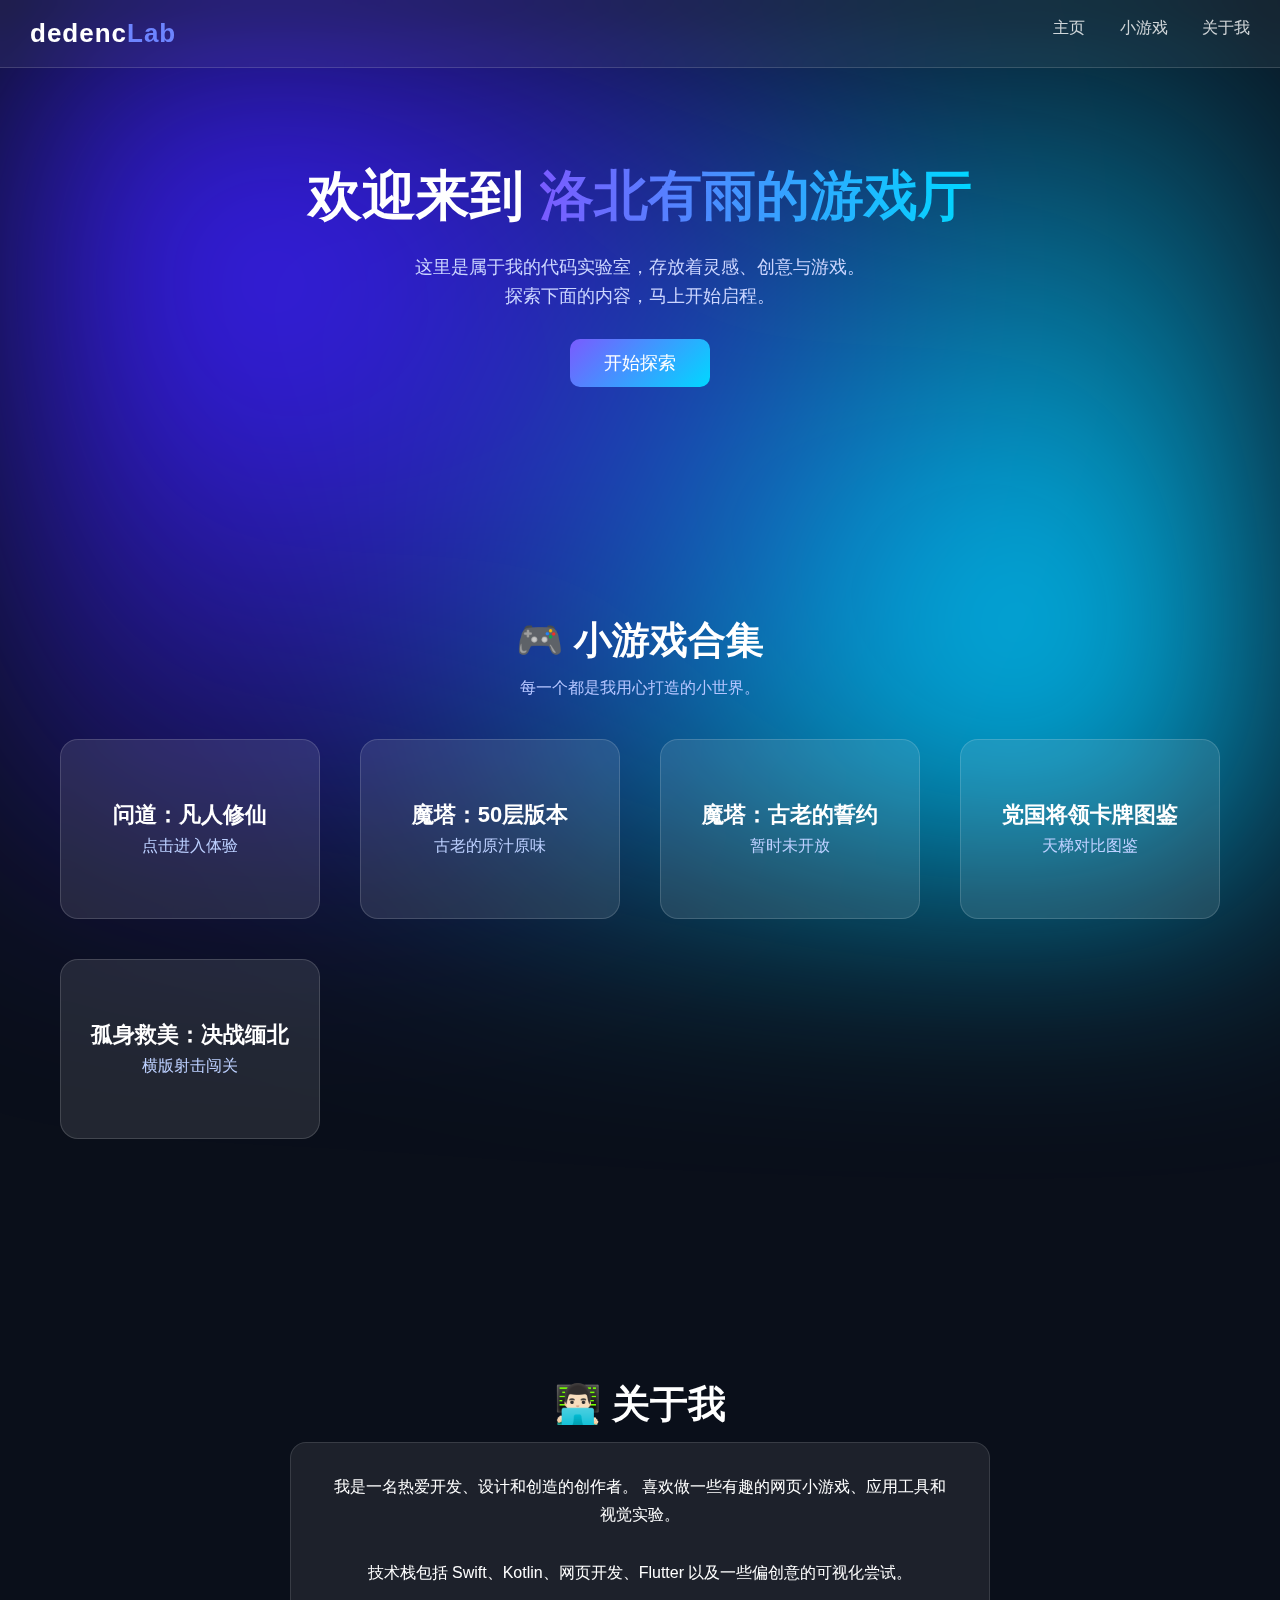
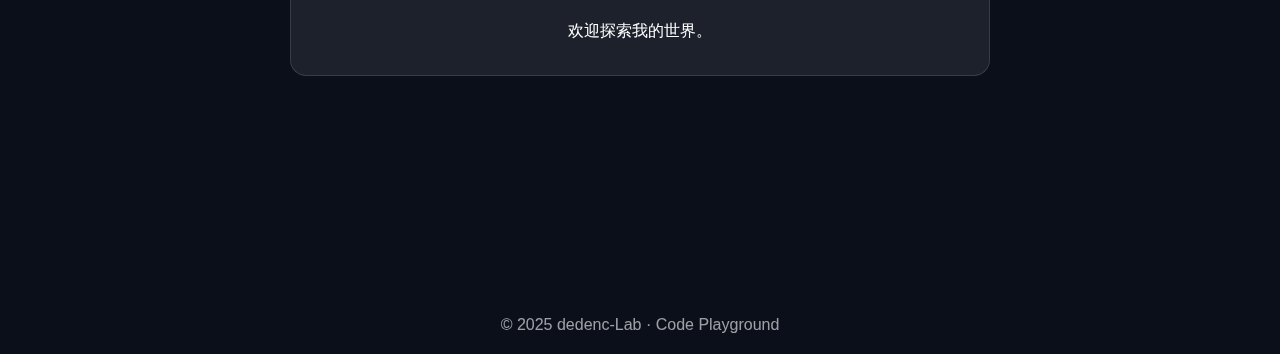
<file: index.html>
<!DOCTYPE html>
<html lang="zh">
<head>
    <meta charset="UTF-8" />
    <meta name="viewport" content="width=device-width, initial-scale=1.0" />
    <title>dedenc-Lab · Code Playground</title>
    <link rel="stylesheet" href="css/style.css" />
</head>

<body>

<div class="bg"></div>

<header class="nav">
    <div class="logo">dedenc<span>Lab</span></div>

    <nav class="menu">
        <a href="#home">主页</a>
        <a href="#games">小游戏</a>
        <a href="#about">关于我</a>
    </nav>
</header>

<section class="hero" id="home">
    <h1 class="title">
        欢迎来到 <span>洛北有雨的游戏厅</span>
    </h1>
    <p class="subtitle">
        这里是属于我的代码实验室，存放着灵感、创意与游戏。
        <br>
        探索下面的内容，马上开始启程。
    </p>

    <div class="enter-btn">
        <a href="#games">开始探索</a>
    </div>
</section>


<section class="games-section" id="games">
    <h2 class="section-title">🎮 小游戏合集</h2>
    <p class="section-desc">每一个都是我用心打造的小世界。</p>

    <div class="games-grid">

        <a class="game-card" href="./games/archero_like/index.html">
            <div class="card-content">
                <h3>问道：凡人修仙</h3>
                <p>点击进入体验</p>
            </div>
        </a>

        <a class="game-card" href="./games/magic_tower/index.html">
            <div class="card-content">
                <h3>魔塔：50层版本</h3>
                <p>古老的原汁原味</p>
            </div>
        </a>

        <a class="game-card" href="./games/3">
            <div class="card-content">
                <h3>魔塔：古老的誓约</h3>
                <p>暂时未开放</p>
            </div>
        </a>

        <a class="game-card" href="./games/poker_card/index.html">
            <div class="card-content">
                <h3>党国将领卡牌图鉴</h3>
                <p>天梯对比图鉴</p>
            </div>
        </a>

        <a class="game-card" href="./games/fight_fight/index.html">
            <div class="card-content">
                <h3>孤身救美：决战缅北</h3>
                <p>横版射击闯关</p>
            </div>
        </a>

    </div>
</section>


<section class="about-section" id="about">
    <h2 class="section-title">👨🏻‍💻 关于我</h2>
    <div class="about-box">
        <p>
            我是一名热爱开发、设计和创造的创作者。
            喜欢做一些有趣的网页小游戏、应用工具和视觉实验。
            <br><br>
            技术栈包括 Swift、Kotlin、网页开发、Flutter 以及一些偏创意的可视化尝试。
            <br><br>
            欢迎探索我的世界。
        </p>
    </div>
</section>


<footer class="footer">
    © 2025 dedenc-Lab · Code Playground
</footer>

</body>
</html>
</file>
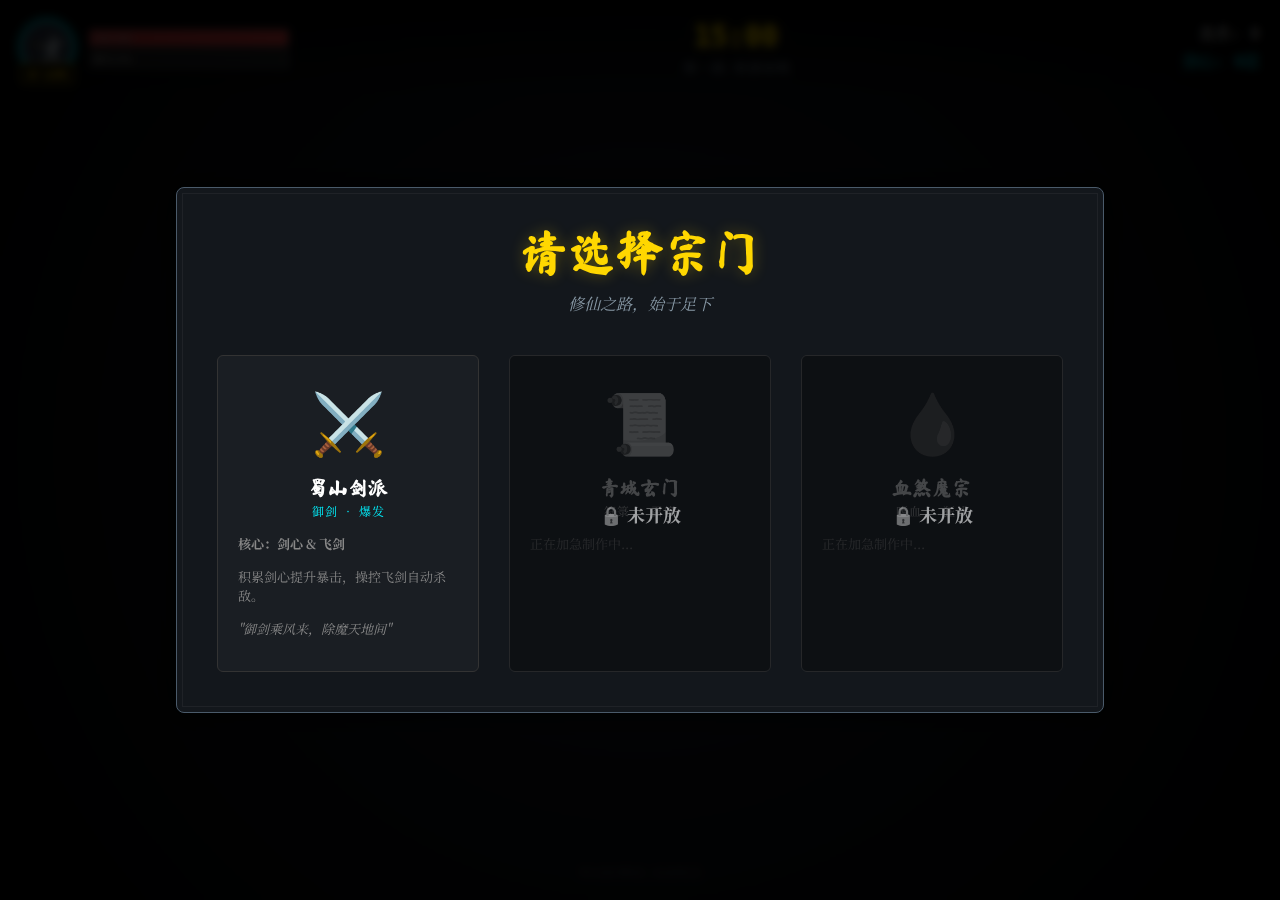
<file: games/archero_like/index.html>
<!DOCTYPE html>
<html lang="zh-CN">
<head>
    <meta charset="UTF-8">
    <meta name="viewport" content="width=device-width, initial-scale=1.0, maximum-scale=1.0, user-scalable=no">
    <title>问道：凡人修仙</title>
    <link rel="stylesheet" href="./css/style.css">
</head>
<body>

<div id="game-container">
    <canvas id="gameCanvas"></canvas>

    <!-- 战斗 UI -->
    <div class="ui-layer" id="hud-layer">
        <!-- 顶部状态栏 -->
        <div class="hud-top">
            <!-- 左侧：状态与境界 -->
            <div class="player-status">
                <div class="avatar-box" style="cursor: pointer;" title="点击查看属性">
                    <div class="avatar">🤺</div>
                    <div class="realm-badge" id="realm-display">练气初期</div>
                </div>
                <div class="bars">
                    <div class="bar-box hp-box">
                        <div class="bar-bg"><div id="hp-bar" class="bar-fill"></div></div>
                        <span id="hp-text">100/100</span>
                    </div>
                    <div class="bar-box exp-box">
                        <div class="bar-bg"><div id="exp-bar" class="bar-fill"></div></div>
                        <span id="exp-text">修为 0%</span>
                    </div>
                </div>
            </div>

            <!-- 中间：倒计时 -->
            <div class="timer-box">
                <span id="game-timer">15:00</span>
                <div class="wave-info" id="wave-display">第一波: 妖兽初现</div>
            </div>

            <!-- 右侧：击杀与剑心 -->
            <div class="combat-stats">
                <div class="stat-row">击杀: <span id="kill-count">0</span></div>
                <div class="stat-row sword-heart">剑心: <span id="sword-stack">0</span>层</div>
            </div>
        </div>

        <!-- 底部：技能栏 (示意) -->
        <div class="hud-bottom">
            <div class="active-skills" id="active-skills-list">
                <!-- 动态生成技能图标 -->
            </div>
            <div class="controls-hint">
                WASD 移动 | 自动攻击
            </div>
        </div>
    </div>

    <!-- 0. 属性面板 -->
    <div id="stats-screen" class="modal-overlay hidden" style="z-index: 200;">
        <div class="modal-content" style="max-width: 400px;">
            <h2>道友属性</h2>
            <div class="stats-grid">
                <div class="stat-item">
                    <span class="label">攻击力</span>
                    <span class="value" id="stat-atk">--</span>
                </div>
                <div class="stat-item">
                    <span class="label">防御力</span>
                    <span class="value" id="stat-def">--</span>
                </div>
                <div class="stat-item">
                    <span class="label">生命值</span>
                    <span class="value" id="stat-hp">--</span>
                </div>
                <div class="stat-item">
                    <span class="label">暴击率</span>
                    <span class="value" id="stat-crit">--</span>
                </div>
                <div class="stat-item">
                    <span class="label">移速</span>
                    <span class="value" id="stat-speed">--</span>
                </div>
                <div class="stat-item">
                    <span class="label">攻速</span>
                    <span class="value" id="stat-atk-speed">--</span>
                </div>
            </div>
            <p class="subtitle" style="margin-top: 20px; font-size: 12px;">(点击任意处关闭)</p>
        </div>
    </div>

    <!-- 0.5 新手引导 -->
    <div id="tutorial-screen" class="modal-overlay hidden" style="z-index: 300;">
        <div class="modal-content" style="max-width: 500px; text-align: left;">
            <h2 style="text-align: center; color: var(--accent-gold);">修仙指南</h2>
            <div style="margin: 20px 0; line-height: 1.8; color: #ccc;">
                <p>道友请留步，此乃修仙界生存法则：</p>
                <ul style="list-style: none; padding: 0;">
                    <li>🏃 <strong>身法：</strong> 使用 <span style="color:var(--accent-cyan)">WASD</span> 或 <span style="color:var(--accent-cyan)">方向键</span> 移动 (手机端拖拽)。</li>
                    <li>⚔️ <strong>御剑：</strong> 角色会自动锁定并攻击最近的敌人。</li>
                    <li>📊 <strong>内视：</strong> 点击左上角 <span style="color:var(--accent-cyan)">头像</span> 可查看详细属性面板。</li>
                    <li>🧘 <strong>修行：</strong> 击杀妖兽获取灵气，积满后可突破境界，选择强力神通。</li>
                </ul>
                <p style="text-align: center; margin-top: 20px; color: var(--accent-red);">目标：存活 15 分钟，击败魔尊！</p>
            </div>
            <div style="text-align: center;">
                <button class="btn" onclick="Game.closeTutorial()">吾已通晓</button>
            </div>
        </div>
    </div>

    <!-- 1. 门派选择 (开始界面) -->
    <div id="select-screen" class="modal-overlay">
        <div class="modal-content faction-select-modal">
            <h1>请选择宗门</h1>
            <p class="subtitle">修仙之路，始于足下</p>

            <div class="faction-container">
                <!-- 蜀山 -->
                <div class="faction-card active" onclick="Game.start('shushan')">
                    <div class="f-visual">⚔️</div>
                    <div class="f-info">
                        <span class="f-title">蜀山剑派</span>
                        <span class="f-tag">御剑 • 爆发</span>
                        <div class="f-desc">
                            <p><strong>核心：剑心 & 飞剑</strong></p>
                            <p>积累剑心提升暴击，操控飞剑自动杀敌。</p>
                            <p><i>"御剑乘风来，除魔天地间"</i></p>
                        </div>
                    </div>
                </div>
                <!-- 其他门派 (未开放) -->
                <div class="faction-card locked" onclick="alert('【青城玄门】正在闭关推演中，敬请期待！')">
                    <div class="f-visual">📜</div>
                    <div class="f-info">
                        <span class="f-title">青城玄门</span>
                        <span class="f-tag">符箓 • 召唤</span>
                        <div class="f-desc">正在加急制作中...</div>
                    </div>
                    <div class="lock-overlay">🔒 未开放</div>
                </div>
                <div class="faction-card locked" onclick="alert('【血煞魔宗】正在闭关推演中，敬请期待！')">
                    <div class="f-visual">🩸</div>
                    <div class="f-info">
                        <span class="f-title">血煞魔宗</span>
                        <span class="f-tag">嗜血 • 狂战</span>
                        <div class="f-desc">正在加急制作中...</div>
                    </div>
                    <div class="lock-overlay">🔒 未开放</div>
                </div>
            </div>
        </div>
    </div>

    <!-- 2. 暂停菜单 -->
    <div id="pause-screen" class="modal-overlay hidden">
        <div class="modal-content">
            <h2>冥想中...</h2>
            <button class="btn" onclick="Game.togglePause()">继续修行</button>
            <button class="btn btn-danger" onclick="location.reload()">兵解重修 (重开)</button>
        </div>
    </div>

    <!-- 3. 升级/突破选择 -->
    <div id="upgrade-screen" class="modal-overlay hidden">
        <div class="modal-content upgrade-modal">
            <h2 id="upgrade-title">境界突破！</h2>
            <p id="upgrade-desc">感悟天道，请选择一项机缘：</p>
            <div class="cards-container" id="skill-container">
                <!-- JS 生成卡牌 -->
            </div>
        </div>
    </div>

    <!-- 4. 结算界面 -->
    <div id="game-over-screen" class="modal-overlay hidden">
        <div class="modal-content">
            <h1 id="end-title" style="color: #ff4d4d;">道消身殒</h1>
            <p id="end-reason">你的修仙之路到此为止。</p>
            <div class="end-stats">
                <div class="stat-box">
                    <span class="label">最终境界</span>
                    <span class="value" id="end-realm">--</span>
                </div>
                <div class="stat-box">
                    <span class="label">存活时间</span>
                    <span class="value" id="end-time">--</span>
                </div>
                <div class="stat-box">
                    <span class="label">击杀妖兽</span>
                    <span class="value" id="end-kills">--</span>
                </div>
            </div>
            <button class="btn" onclick="location.reload()">重入轮回</button>
        </div>
    </div>
    
    <!-- 5. 通关界面 -->
    <div id="victory-screen" class="modal-overlay hidden">
         <div class="modal-content" style="border-color: gold; box-shadow: 0 0 50px gold;">
            <h1 style="color: gold;">渡劫飞升!</h1>
            <p>你已斩尽心魔，破碎虚空，位列仙班！</p>
             <div class="end-stats">
                <div class="stat-box">
                    <span class="label">最终境界</span>
                    <span class="value" id="vic-realm">真仙</span>
                </div>
                <div class="stat-box">
                    <span class="label">耗时</span>
                    <span class="value" id="vic-time">--</span>
                </div>
            </div>
            <button class="btn" onclick="location.reload()">再造乾坤</button>
        </div>
    </div>
</div>

<script src="./js/game.js"></script>
</body>
</html>
</file>
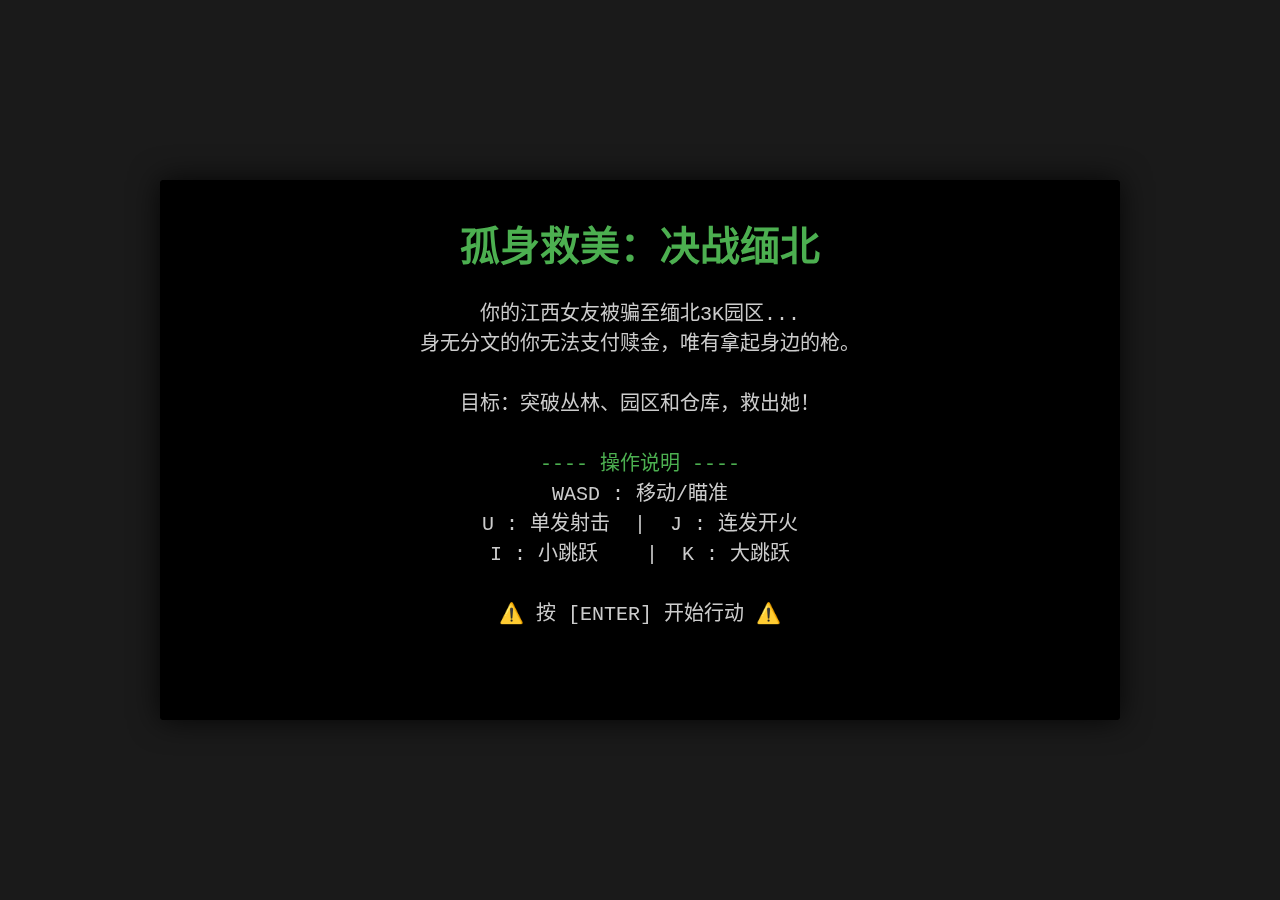
<file: games/fight_fight/index.html>
<!DOCTYPE html>
<html lang="zh-CN">
<head>
    <meta charset="UTF-8">
    <title>孤身救美：决战缅北 (完美修复版)</title>
    <link rel="stylesheet" href="css/style.css">
</head>
<body>

<div id="hud" class="hidden">
    <div class="hud-item" id="hud-lives">❤️❤️❤️</div>
    <div class="hud-item" id="hud-score">💰 0</div>
    <div class="hud-item" id="hud-weapon">🔫 步枪</div>
    <div class="hud-item" id="hud-level">🚩 1-1</div>
</div>

<canvas id="gameCanvas" width="960" height="540"></canvas>

<script src="js/game.js"></script>
</body>
</html>
</file>
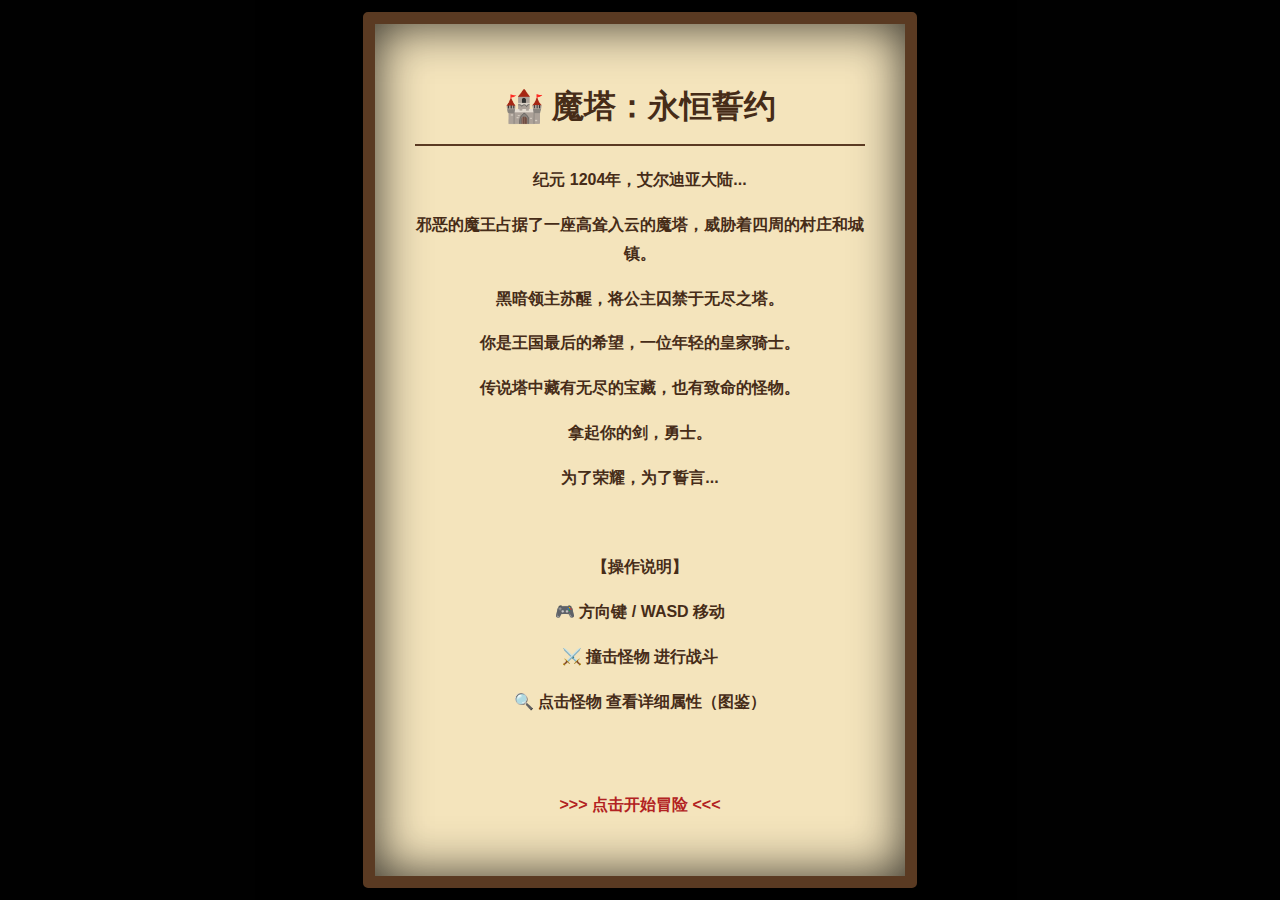
<file: games/magic_tower/index.html>
﻿<!DOCTYPE html>
<html>
  <head>
    <title>魔塔</title>
    <meta charset="UTF-8" />
    <meta name="viewport" content="width=device-width, initial-scale=1" />
    <link rel="stylesheet" href="./css/main.css" />
    <link rel="stylesheet" href="./css/alertify.core.css" />
    <link rel="stylesheet" href="./css/alertify.default.css" />
    <script src="./js/lib/jquery-3.0.0.min.js"></script>
    <script src="./js/lib/alertify.min.js"></script>
    <script src="./js/loader.js"></script>
    <script src="./js/data.js"></script>
    <script src="./js/event.js"></script>
    <script src="./js/fight.js"></script>
    <script src="./js/role.js"></script>
    <script src="./js/graph.js"></script>
    <script src="./js/action.js"></script>
    <script src="./js/storage.js"></script>
    <script src="./js/main.js"></script>
  </head>
  <body>
    <!-- 开场剧情 -->
    <div id="intro-screen">
      <div class="parchment">
        <h1>🏰 魔塔：永恒誓约</h1>
        <div class="story-text">
          <p>纪元 1204年，艾尔迪亚大陆...</p>
          <p>邪恶的魔王占据了一座高耸入云的魔塔，威胁着四周的村庄和城镇。</p>
          <p>黑暗领主苏醒，将公主囚禁于无尽之塔。</p>
          <p>你是王国最后的希望，一位年轻的皇家骑士。</p>
          <p>传说塔中藏有无尽的宝藏，也有致命的怪物。</p>
          <p>拿起你的剑，勇士。</p>
          <p>为了荣耀，为了誓言...</p>
          <br />
          <p>【操作说明】</p>
          <p>🎮 <strong>方向键 / WASD</strong> 移动</p>
          <p>⚔️ <strong>撞击怪物</strong> 进行战斗</p>
          <p>🔍 <strong>点击怪物</strong> 查看详细属性（图鉴）</p>
          <br />
          <p class="blink">>>> 点击开始冒险 <<<</p>
        </div>
      </div>
    </div>

    <center>
      <canvas height="400px" width="670px" id="canvas"
        >你的浏览器不支持canvas</canvas
      >
    </center>
  </body>
</html>
</file>
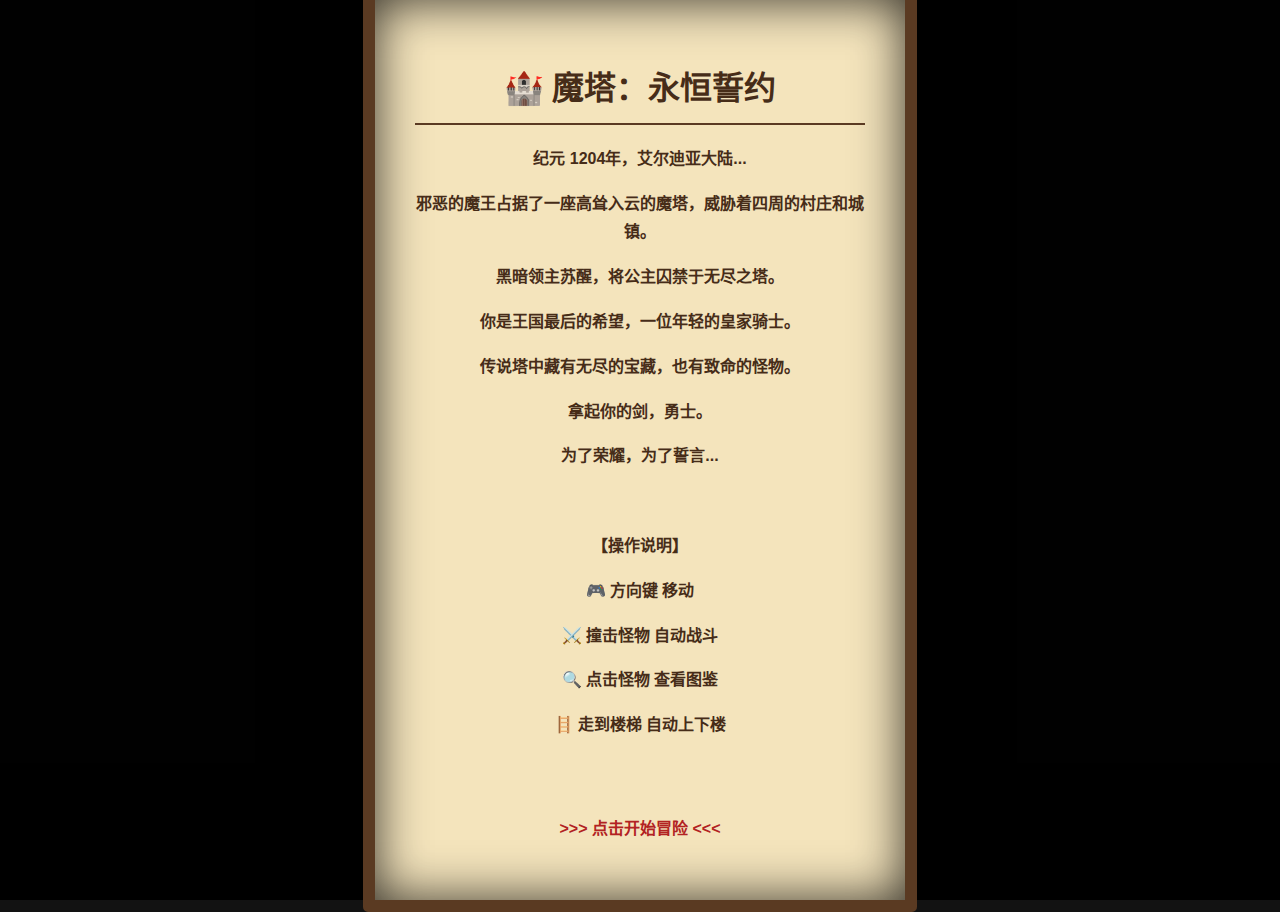
<file: games/magic_tower_custom/index.html>
<!DOCTYPE html>
<html lang="zh-CN">
<head>
    <meta charset="UTF-8">
    <meta name="viewport" content="width=device-width, initial-scale=1.0">
    <title>魔塔 - 勇者试炼 (完美修复版)</title>
    <link rel="stylesheet" href="./css/style.css">
</head>
<body>

    <!-- 开场界面 -->
    <div id="intro-screen">
        <div class="parchment">
            <h1>🏰 魔塔：永恒誓约</h1>
            <div class="story-text">
                <p>纪元 1204年，艾尔迪亚大陆...</p>
          <p>邪恶的魔王占据了一座高耸入云的魔塔，威胁着四周的村庄和城镇。</p>
          <p>黑暗领主苏醒，将公主囚禁于无尽之塔。</p>
          <p>你是王国最后的希望，一位年轻的皇家骑士。</p>
          <p>传说塔中藏有无尽的宝藏，也有致命的怪物。</p>
          <p>拿起你的剑，勇士。</p>
          <p>为了荣耀，为了誓言...</p>
          <br />
                <p>【操作说明】</p>
                <p>🎮 <strong>方向键</strong> 移动</p>
                <p>⚔️ <strong>撞击怪物</strong> 自动战斗</p>
                <p>🔍 <strong>点击怪物</strong> 查看图鉴</p>
                <p>🪜 <strong>走到楼梯</strong> 自动上下楼</p>
                <br>
                <p class="blink">>>> 点击开始冒险 <<<</p>
            </div>
        </div>
    </div>

    <!-- 1. 战斗弹窗 -->
    <div id="battle-screen" class="hidden">
        <div class="battle-window">
            <div class="battle-title">⚔️ 战斗开始 ⚔️</div>
            <div class="battle-arena">
                <div class="fighter-col">
                    <div id="battle-hero-img" class="big-fighter hero-icon">
                        <div id="hero-dmg-float" class="dmg-popup"></div>
                    </div>
                    <div class="hp-bar-container"><div id="battle-hero-hp-bar" class="hp-bar-fill"></div></div>
                    <div class="fighter-name" style="color:#aaf">勇士</div>
                    <div id="battle-hero-hp" class="hp-num">1000</div>
                </div>
                <div class="vs-tag">VS</div>
                <div class="fighter-col">
                    <div id="battle-monster-img" class="big-fighter">
                        <div id="monster-dmg-float" class="dmg-popup"></div>
                    </div>
                    <div class="hp-bar-container"><div id="battle-monster-hp-bar" class="hp-bar-fill enemy"></div></div>
                    <div id="battle-monster-name" class="fighter-name" style="color:#faa">怪物</div>
                    <div id="battle-monster-hp" class="hp-num">100</div>
                </div>
            </div>
            <div id="battle-log">准备战斗...</div>
        </div>
    </div>

    <!-- 2. 怪物详情弹窗 -->
    <div id="monster-detail-modal" class="hidden" onclick="closeDetailModal()">
        <div class="detail-window" onclick="event.stopPropagation()">
            <div class="detail-header">怪物图鉴</div>
            <div class="detail-content">
                <div class="detail-img-box">
                    <div id="detail-m-img" class="big-fighter"></div>
                    <div id="detail-m-name">怪物名</div>
                </div>
                <div class="detail-stats">
                    <div class="d-row"><span>生命:</span> <span id="detail-hp" class="val-hp"></span></div>
                    <div class="d-row"><span>攻击:</span> <span id="detail-atk" class="val-atk"></span></div>
                    <div class="d-row"><span>防御:</span> <span id="detail-def" class="val-def"></span></div>
                    <div class="d-row"><span>金币:</span> <span id="detail-gold" class="val-gold"></span></div>
                    <div class="d-row"><span>经验:</span> <span id="detail-exp" class="val-exp"></span></div>
                </div>
            </div>
            <div id="detail-prediction" class="prediction-box"></div>
            <button class="close-btn" onclick="closeDetailModal()">关闭</button>
        </div>
    </div>

    <!-- 游戏主容器 -->
    <div id="game-container" style="display: none;">
        <!-- 左侧地图 -->
        <div class="main-window">
            <div id="game-map"></div>
        </div>

        <!-- 右侧侧边栏 -->
        <div class="ui-sidebar">
            <div class="panel-box stats-box">
                <div class="panel-title">第 <span id="ui-floor" style="color:#fff">1</span> 层</div>
                <div class="stat-row"><span>💖 生命</span> <span id="ui-hp" class="val-hp">1000</span></div>
                <div class="stat-row"><span>⚔️ 攻击</span> <span id="ui-atk" class="val-atk">10</span></div>
                <div class="stat-row"><span>🛡️ 防御</span> <span id="ui-def" class="val-def">10</span></div>
                <div class="stat-row"><span>💰 金币</span> <span id="ui-gold" class="val-gold">0</span></div>
                <div class="stat-row"><span>🌟 经验</span> <span id="ui-exp" class="val-exp">0</span></div>
            </div>

            <div class="panel-box">
                <div class="panel-title" style="font-size:12px">钥匙包</div>
                <div class="key-list">
                    <div class="key-slot" style="color:yellow"><div class="icon-key key-y"></div> <span id="ui-key-y">0</span></div>
                    <div class="key-slot" style="color:cyan"><div class="icon-key key-b"></div> <span id="ui-key-b">0</span></div>
                    <div class="key-slot" style="color:red"><div class="icon-key key-r"></div> <span id="ui-key-r">0</span></div>
                </div>
            </div>

            <div id="message-box">
                <p>欢迎来到魔塔！</p>
                <p>点击怪物查看详情。</p>
                <p>走到楼梯口自动传送。</p>
            </div>
        </div>
    </div>

    <script src="./js/script.js"></script>
</body>
</html>
</file>
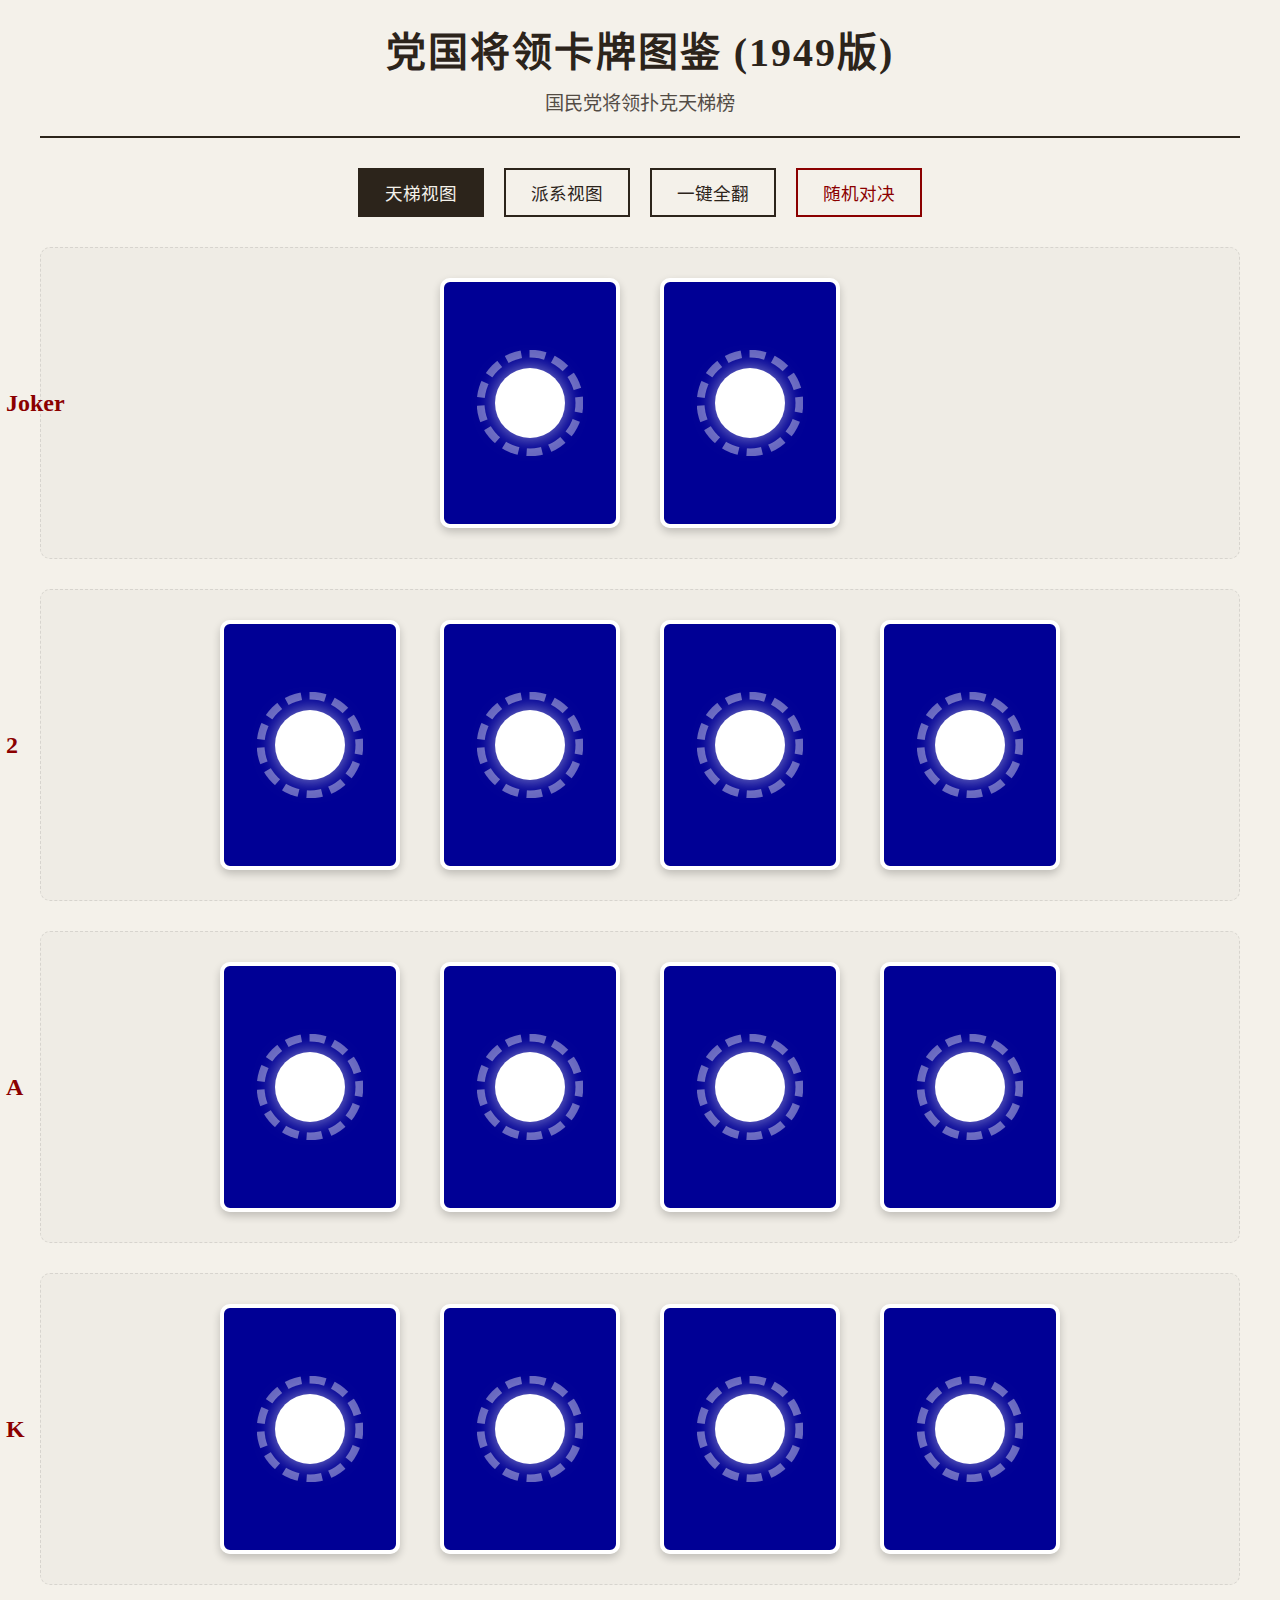
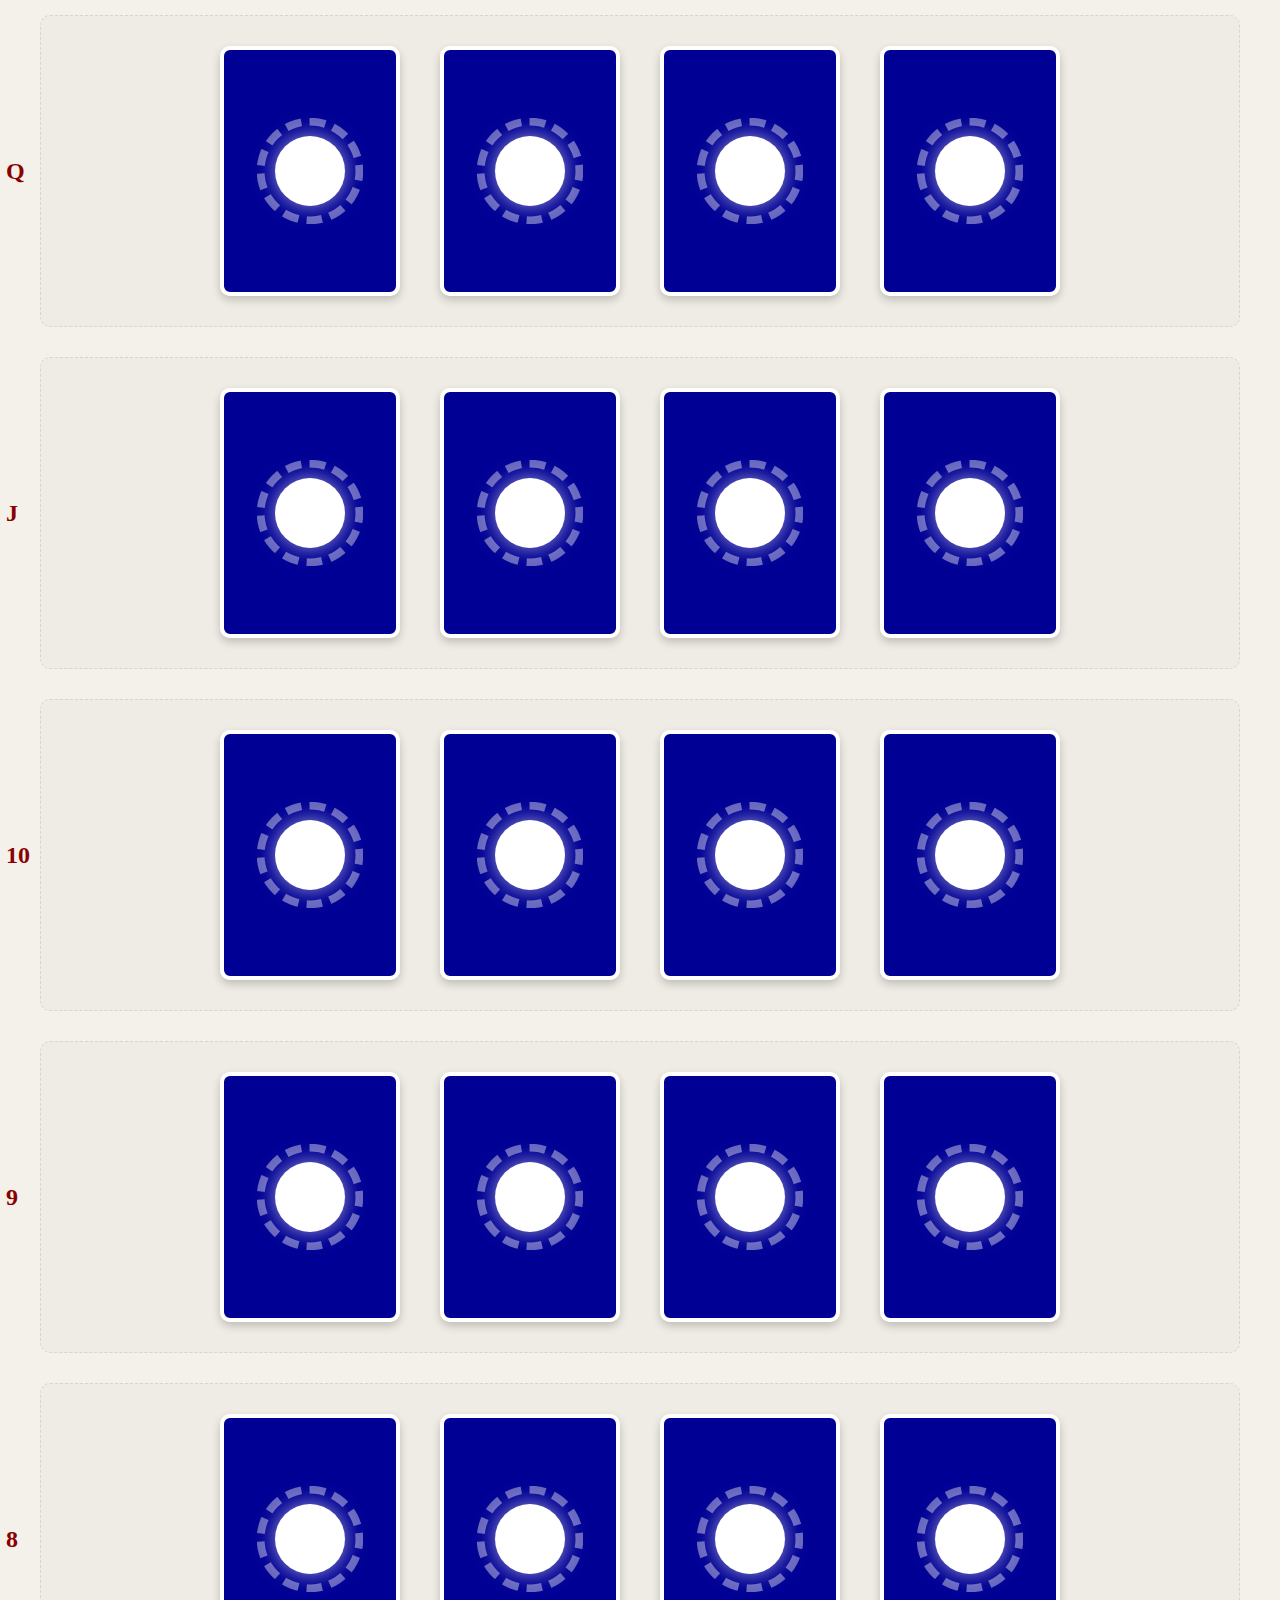
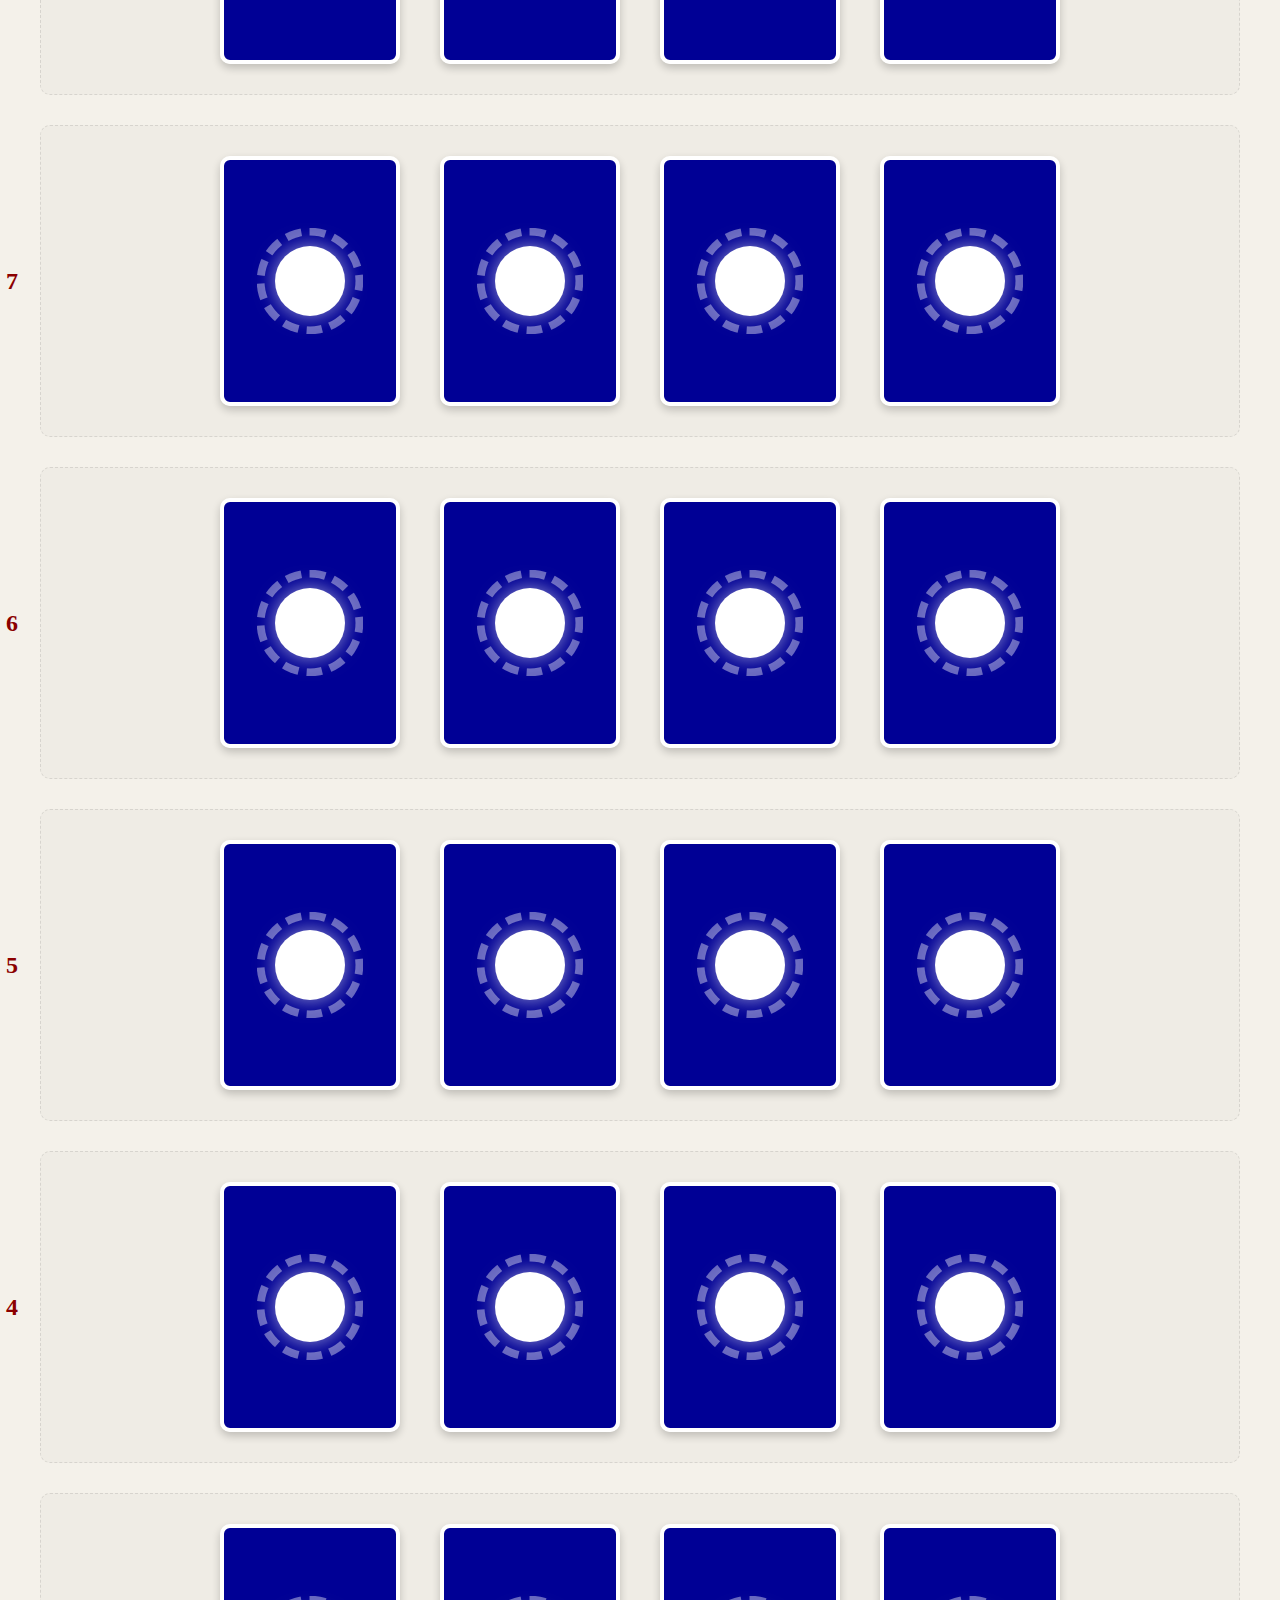
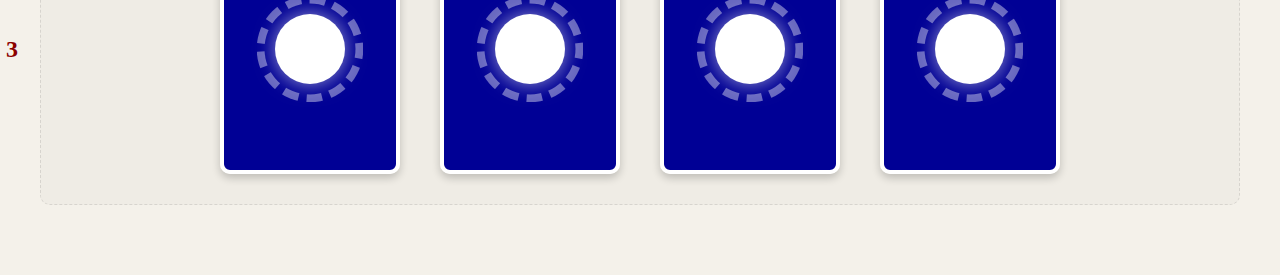
<file: games/poker_card/index.html>
<!DOCTYPE html>
<html lang="zh-CN">
<head>
    <meta charset="UTF-8">
    <meta name="viewport" content="width=device-width, initial-scale=1.0">
    <title>党国将领卡牌图鉴</title>
    <link rel="stylesheet" href="css/style.css">
</head>
<body>
    <div class="app-container">
        <header>
            <h1>党国将领卡牌图鉴 (1949版)</h1>
            <p class="subtitle">国民党将领扑克天梯榜</p>
        </header>

        <nav class="controls">
            <button id="view-ladder" class="btn active">天梯视图</button>
            <button id="view-faction" class="btn">派系视图</button>
            <button id="btn-flip-all" class="btn">一键全翻</button>
            <button id="mode-battle" class="btn btn-special">随机对决</button>
        </nav>

        <!-- 对决区域 (默认隐藏) -->
        <section id="battle-arena" class="hidden">
            <div class="battle-stage">
                <div class="battle-card-slot" id="player-card">
                    <div class="card-placeholder">点击开始</div>
                </div>
                <div class="vs-badge">VS</div>
                <div class="battle-card-slot" id="enemy-card">
                    <div class="card-placeholder">随机匹配</div>
                </div>
            </div>
            <div class="battle-result" id="battle-result"></div>
            <button id="btn-draw" class="btn btn-action">抽取卡牌</button>
            <button id="btn-close-battle" class="btn btn-secondary">返回图鉴</button>
        </section>

        <!-- 图鉴区域 -->
        <main id="gallery-container">
            <!-- 内容由 JS 动态生成 -->
        </main>
    </div>

    <!-- 详情弹窗 -->
    <div id="card-modal" class="modal hidden">
        <div class="modal-content">
            <span class="close-modal">&times;</span>
            <div id="modal-card-display"></div>
            <div class="modal-info">
                <h2 id="modal-name"></h2>
                <h3 id="modal-title"></h3>
                <p id="modal-desc"></p>
                <div class="modal-tags">
                    <span id="modal-rank" class="tag"></span>
                    <span id="modal-suit" class="tag"></span>
                </div>
            </div>
        </div>
    </div>

    <script src="js/data.js"></script>
    <script src="js/game.js"></script>
</body>
</html>
</file>
<file: css/style.css>
/* ====== 全局样式 ====== */
* {
    margin: 0;
    padding: 0;
    box-sizing: border-box;
    font-family: -apple-system, BlinkMacSystemFont, "SF Pro Display", "Segoe UI", sans-serif;
}

body {
    color: #fff;
    overflow-x: hidden;
    background: #0a0f1a;
}

/* ====== 背景特效（紫蓝渐变流动） ====== */
.bg {
    position: fixed;
    inset: 0;
    background: radial-gradient(circle at 20% 30%, #3b1fff, transparent 60%),
                radial-gradient(circle at 80% 70%, #00c6ff, transparent 60%);
    filter: blur(120px);
    animation: bg-move 12s infinite alternate ease-in-out;
    z-index: -1;
}

@keyframes bg-move {
    0% { transform: scale(1) translate(0, 0); }
    100% { transform: scale(1.4) translate(40px, -40px); }
}

/* ====== 导航栏 ====== */
.nav {
    position: fixed;
    width: 100%;
    padding: 18px 30px;
    display: flex;
    justify-content: space-between;
    backdrop-filter: blur(14px);
    background: rgba(255, 255, 255, 0.05);
    border-bottom: 1px solid rgba(255, 255, 255, .15);
    z-index: 1000;
}

.logo {
    font-size: 26px;
    font-weight: 700;
    letter-spacing: 1px;
}

.logo span {
    color: #6d84ff;
}

.menu a {
    margin-left: 30px;
    font-size: 16px;
    color: #ffffffcc;
    text-decoration: none;
    transition: 0.3s;
}

.menu a:hover {
    color: #fff;
}

/* ====== Hero 区域 ====== */
.hero {
    text-align: center;
    padding-top: 160px;
    padding-bottom: 120px;
    animation: fade-in 1.2s ease;
}

.title {
    font-size: 54px;
    margin-bottom: 20px;
}

.title span {
    background: linear-gradient(to right, #7a5bff, #00d8ff);
    -webkit-background-clip: text;
    color: transparent;
}

.subtitle {
    font-size: 18px;
    color: #cbd5ff;
    line-height: 1.6;
}

.enter-btn {
    margin-top: 40px;
}

.enter-btn a {
    padding: 14px 34px;
    background: linear-gradient(135deg, #7a5bff, #00d8ff);
    border-radius: 10px;
    color: #fff;
    font-size: 18px;
    text-decoration: none;
    transition: .3s;
}

.enter-btn a:hover {
    transform: scale(1.05);
}

/* ====== 小游戏卡片区域 ====== */
.games-section {
    padding: 120px 20px;
    text-align: center;
}

.section-title {
    font-size: 38px;
    margin-bottom: 12px;
}

.section-desc {
    margin-bottom: 40px;
    color: #b4c5ff;
}

.games-grid {
    display: grid;
    grid-template-columns: repeat(auto-fit, minmax(260px, 1fr));
    gap: 40px;
    padding: 0 40px;
}

/* 3D 卡片效果 */
.game-card {
    height: 180px;
    border-radius: 18px;
    text-decoration: none;
    background: rgba(255, 255, 255, 0.1);
    backdrop-filter: blur(14px);
    border: 1px solid rgba(255, 255, 255, .15);
    display: flex;
    align-items: center;
    justify-content: center;
    transition: .35s;
    transform-style: preserve-3d;
}

.game-card:hover {
    transform: translateY(-10px) scale(1.04) rotateX(8deg);
    box-shadow: 0 20px 40px rgba(0,0,0,.3);
}

.card-content h3 {
    color: #fff;
    font-size: 22px;
}

.card-content p {
    color: #bcd0ff;
    margin-top: 6px;
}

/* ====== 关于我 ====== */
.about-section {
    padding: 120px 30px;
    text-align: center;
}

.about-box {
    margin: auto;
    max-width: 700px;
    background: rgba(255,255,255,0.08);
    padding: 30px 40px;
    border-radius: 16px;
    border: 1px solid rgba(255,255,255,0.12);
    line-height: 1.8;
    backdrop-filter: blur(10px);
}

/* ====== 页脚 ====== */
.footer {
    margin-top: 100px;
    padding: 20px;
    text-align: center;
    opacity: .6;
}

/* ====== 淡入动画 ====== */
@keyframes fade-in {
    from { opacity: 0; transform: translateY(20px); }
    to { opacity: 1; transform: translateY(0); }
}
</file>
<file: games/archero_like/css/style.css>
@import url('https://fonts.googleapis.com/css2?family=Noto+Serif+SC:wght@500;700;900&family=Ma+Shan+Zheng&display=swap');

/* --- 全局设定 --- */
:root {
    --bg-dark: #0a0a12;
    --bg-panel: rgba(20, 24, 30, 0.95);
    --border-color: #4a5a6a;
    --accent-cyan: #00f2ff;
    --accent-gold: #ffd700;
    --accent-red: #ff4d4d;
    --text-main: #e0e0e0;
    --text-dim: #8899a6;
    --font-title: 'Ma Shan Zheng', cursive; /* 书法字体 */
    --font-body: 'Noto Serif SC', serif;
}

body {
    margin: 0;
    overflow: hidden;
    background-color: var(--bg-dark);
    font-family: var(--font-body);
    user-select: none;
    color: var(--text-main);
}

#game-container {
    position: relative;
    width: 100vw;
    height: 100vh;
    background: radial-gradient(circle at center, #1a202c 0%, #000000 100%);
}

canvas {
    display: block;
}

/* --- HUD (战斗界面) --- */
.ui-layer {
    position: absolute;
    top: 0; left: 0; width: 100%; height: 100%;
    pointer-events: none;
    display: flex;
    flex-direction: column;
    justify-content: space-between;
}

.hud-top {
    display: flex;
    justify-content: space-between;
    align-items: flex-start;
    padding: 20px;
    background: linear-gradient(to bottom, rgba(0,0,0,0.8), transparent);
}

/* 玩家状态区 */
.player-status {
    display: flex;
    gap: 15px;
    align-items: center;
}

.avatar-box {
    text-align: center;
    position: relative;
    cursor: pointer;
    pointer-events: auto; /* 允许点击 */
}

.avatar {
    width: 50px; height: 50px;
    background: #2d3748;
    border: 2px solid var(--accent-cyan);
    border-radius: 50%;
    display: flex;
    align-items: center;
    justify-content: center;
    font-size: 28px;
    box-shadow: 0 0 10px var(--accent-cyan);
}

.realm-badge {
    position: absolute;
    bottom: -10px;
    left: 50%;
    transform: translateX(-50%);
    background: #000;
    border: 1px solid var(--accent-gold);
    color: var(--accent-gold);
    font-size: 10px;
    padding: 2px 6px;
    border-radius: 4px;
    white-space: nowrap;
    font-weight: bold;
}

.bars {
    display: flex;
    flex-direction: column;
    gap: 5px;
    width: 200px;
}

.bar-box {
    position: relative;
    height: 16px;
}

.bar-bg {
    background: rgba(255,255,255,0.1);
    border: 1px solid rgba(255,255,255,0.3);
    height: 100%;
    border-radius: 2px;
    overflow: hidden;
}

.bar-fill {
    height: 100%;
    width: 100%;
    transition: width 0.3s ease-out;
}

#hp-bar { background: linear-gradient(90deg, #c53030, #e53e3e); }
#exp-bar { background: linear-gradient(90deg, #2b6cb0, #4299e1); width: 0%; }

.bar-box span {
    position: absolute;
    top: 50%; left: 5px;
    transform: translateY(-50%);
    font-size: 10px;
    color: rgba(255,255,255,0.9);
    text-shadow: 1px 1px 0 #000;
}

/* 计时器 */
.timer-box {
    text-align: center;
}

#game-timer {
    font-family: monospace;
    font-size: 28px;
    font-weight: bold;
    color: var(--accent-gold);
    text-shadow: 0 0 10px rgba(255, 215, 0, 0.5);
    display: block;
}

.wave-info {
    font-size: 14px;
    color: var(--text-dim);
    margin-top: 4px;
}

/* 统计数据 */
.combat-stats {
    text-align: right;
    font-family: monospace;
}

.stat-row {
    font-size: 16px;
    margin-bottom: 4px;
    color: var(--text-main);
}

.sword-heart {
    color: var(--accent-cyan);
}

.hud-bottom {
    padding: 20px;
    text-align: center;
    pointer-events: auto; /* 允许底部交互 */
}

.controls-hint {
    color: rgba(255,255,255,0.3);
    font-size: 12px;
}

/* --- 弹窗通用 --- */
.modal-overlay {
    position: absolute;
    top: 0; left: 0; width: 100%; height: 100%;
    background: rgba(0, 0, 0, 0.85);
    backdrop-filter: blur(4px);
    display: flex;
    justify-content: center;
    align-items: center;
    z-index: 100;
    pointer-events: auto;
    animation: fadeIn 0.3s;
}

@keyframes fadeIn { from { opacity: 0; } to { opacity: 1; } }

.modal-content {
    background: var(--bg-panel);
    border: 1px solid var(--border-color);
    box-shadow: 0 0 30px rgba(0, 0, 0, 0.8);
    padding: 40px;
    border-radius: 8px;
    text-align: center;
    max-width: 900px;
    position: relative;
}

.modal-content::before {
    /* 装饰边框 */
    content: "";
    position: absolute;
    top: 5px; left: 5px; right: 5px; bottom: 5px;
    border: 1px solid rgba(255,255,255,0.05);
    pointer-events: none;
}

h1 {
    font-family: var(--font-title);
    color: var(--accent-gold);
    font-size: 48px;
    margin: 0 0 10px 0;
    text-shadow: 0 0 15px rgba(255, 215, 0, 0.3);
}

h2 {
    font-family: var(--font-title);
    color: var(--accent-cyan);
    margin-bottom: 20px;
}

p.subtitle {
    color: var(--text-dim);
    font-size: 16px;
    margin-bottom: 40px;
    font-style: italic;
}

.btn {
    background: transparent;
    border: 1px solid var(--accent-cyan);
    color: var(--accent-cyan);
    padding: 10px 30px;
    font-size: 16px;
    cursor: pointer;
    transition: all 0.2s;
    font-family: var(--font-body);
    margin: 10px;
}

.btn:hover {
    background: var(--accent-cyan);
    color: #000;
    box-shadow: 0 0 15px var(--accent-cyan);
}

.btn-danger {
    border-color: var(--accent-red);
    color: var(--accent-red);
}

.btn-danger:hover {
    background: var(--accent-red);
    color: white;
    box-shadow: 0 0 15px var(--accent-red);
}

.hidden { display: none !important; }

/* --- 门派选择卡片 --- */
.faction-container {
    display: flex;
    gap: 30px;
    justify-content: center;
    flex-wrap: wrap;
}

.faction-card {
    width: 220px;
    background: rgba(255,255,255,0.03);
    border: 1px solid #333;
    padding: 20px;
    border-radius: 6px;
    transition: 0.3s;
    cursor: pointer;
    position: relative;
    overflow: hidden;
}

.faction-card.active:hover {
    border-color: var(--accent-gold);
    background: rgba(255, 215, 0, 0.05);
    transform: translateY(-5px);
    box-shadow: 0 10px 30px rgba(0,0,0,0.5);
}

.faction-card.locked {
    opacity: 0.6;
    cursor: not-allowed;
    filter: grayscale(100%);
}

.f-visual {
    font-size: 60px;
    margin-bottom: 15px;
}

.f-title {
    display: block;
    font-size: 20px;
    font-weight: bold;
    color: #fff;
    font-family: var(--font-title);
}

.f-tag {
    display: block;
    font-size: 12px;
    color: var(--accent-cyan);
    margin: 5px 0 15px 0;
    letter-spacing: 1px;
}

.f-desc {
    font-size: 13px;
    color: #888;
    line-height: 1.5;
    text-align: left;
}

.lock-overlay {
    position: absolute;
    top: 0; left: 0; width: 100%; height: 100%;
    background: rgba(0,0,0,0.6);
    display: flex;
    justify-content: center;
    align-items: center;
    color: #fff;
    font-weight: bold;
    font-size: 18px;
}

/* --- 升级卡牌 --- */
.cards-container {
    display: flex;
    gap: 20px;
    justify-content: center;
    flex-wrap: wrap;
}

.skill-card {
    width: 180px;
    height: 240px; /* 扑克牌比例 */
    background: linear-gradient(160deg, #2a2a35, #1a1a22);
    border: 2px solid #444;
    border-radius: 8px;
    padding: 15px;
    cursor: pointer;
    transition: 0.3s;
    display: flex;
    flex-direction: column;
    align-items: center;
    position: relative;
}

/* 品质边框颜色 */
.card-quality-common { border-color: #a0a0a0; box-shadow: inset 0 0 10px rgba(160,160,160,0.2); }
.card-quality-rare { border-color: #0070dd; box-shadow: inset 0 0 10px rgba(0,112,221,0.2); }
.card-quality-epic { border-color: #a335ee; box-shadow: inset 0 0 15px rgba(163,53,238,0.3); }
.card-quality-legendary { border-color: #ff8000; box-shadow: inset 0 0 20px rgba(255,128,0,0.4); }

.skill-card:hover {
    transform: scale(1.05) translateY(-10px);
    z-index: 10;
}

.card-icon {
    font-size: 40px;
    margin: 20px 0;
}

.card-name {
    font-weight: bold;
    font-size: 16px;
    color: #fff;
    margin-bottom: 10px;
    font-family: var(--font-title);
}

.card-type {
    font-size: 12px;
    background: rgba(255,255,255,0.1);
    padding: 2px 6px;
    border-radius: 4px;
    margin-bottom: 10px;
    color: #ccc;
}

.card-desc {
    font-size: 12px;
    color: #aaa;
    line-height: 1.4;
    text-align: left;
    width: 100%;
    flex-grow: 1;
}

/* 结算统计 */
.end-stats {
    display: flex;
    justify-content: center;
    gap: 40px;
    margin: 30px 0;
}

.stat-box {
    display: flex;
    flex-direction: column;
    gap: 10px;
}

.stat-box .label { color: #666; font-size: 14px; }
.stat-box .value { color: var(--accent-gold); font-size: 24px; font-family: monospace; }

/* --- 属性面板网格 --- */
.stats-grid {
    display: grid;
    grid-template-columns: 1fr 1fr;
    gap: 20px;
    padding: 10px;
    text-align: left;
}

.stats-grid .stat-item {
    display: flex;
    flex-direction: column;
    background: rgba(255, 255, 255, 0.05);
    padding: 10px;
    border-radius: 4px;
    border-left: 3px solid var(--accent-cyan);
}

.stats-grid .stat-item .label {
    font-size: 12px;
    color: var(--text-dim);
    margin-bottom: 4px;
}

.stats-grid .stat-item .value {
    font-size: 20px;
    color: var(--text-main);
    font-family: monospace;
    font-weight: bold;
}
</file>
<file: games/fight_fight/css/style.css>
body { 
    margin: 0; 
    background: #1a1a1a; 
    overflow: hidden; 
    display: flex; 
    justify-content: center; 
    align-items: center; 
    height: 100vh; 
    font-family: 'Segoe UI Emoji', 'Apple Color Emoji', 'Noto Color Emoji', sans-serif;
    color: white; 
    user-select: none;
}
canvas { 
    background: #000; 
    box-shadow: 0 0 30px rgba(0,0,0,0.8); 
    border-radius: 4px;
}
#hud {
    position: absolute;
    top: 30px;
    left: 50%;
    transform: translateX(-50%);
    width: 800px;
    display: flex;
    justify-content: space-between;
    font-size: 20px;
    font-weight: bold;
    text-shadow: 2px 2px 0 #000;
    pointer-events: none;
    z-index: 10;
}
.hud-item { background: rgba(0,0,0,0.5); padding: 5px 15px; border-radius: 20px; border: 1px solid #555; }
.hidden { display: none !important; }
</file>
<file: games/magic_tower/css/main.css>
/* --- 全局设置 --- */
body {
    background-color: #121212; color: #eee;
    font-family: "Microsoft YaHei", sans-serif;
    margin: 0; display: flex; justify-content: center; align-items: center;
    height: 100vh; overflow: hidden; user-select: none;
}

canvas {
    display: none; /* 初始隐藏，由 JS 控制显示 */
    box-shadow: 0 0 20px rgba(0,0,0,0.5); /* 给画布加一点阴影 */
    background-color: #fff; /* 防止 canvas 透明 */
}

/* --- 开场 --- */
#intro-screen {
    position: absolute; top: 0; left: 0; width: 100%; height: 100%;
    background: rgba(0,0,0,0.95); z-index: 200;
    display: flex; justify-content: center; align-items: center;
}
.parchment {
    width: 450px; padding: 40px;
    background: #f4e4bc; border: 12px solid #5a3a22;
    box-shadow: 0 0 50px rgba(0,0,0,0.8) inset;
    text-align: center; color: #462c18; cursor: pointer; border-radius: 5px;
}
.parchment h1 { border-bottom: 2px solid #5a3a22; padding-bottom: 15px; margin-bottom: 20px; }
.story-text { font-size: 16px; line-height: 1.8; font-weight: bold; }
.blink { animation: blink 1s infinite; color: #b22222; margin-top: 30px; font-weight: 900; }
@keyframes blink { 50% { opacity: 0.2; } }
</file>
<file: games/magic_tower/css/alertify.core.css>
.alertify,
.alertify-show,
.alertify-log {
	-webkit-transition: all 500ms cubic-bezier(0.175, 0.885, 0.320, 1.275);
	   -moz-transition: all 500ms cubic-bezier(0.175, 0.885, 0.320, 1.275);
	    -ms-transition: all 500ms cubic-bezier(0.175, 0.885, 0.320, 1.275);
	     -o-transition: all 500ms cubic-bezier(0.175, 0.885, 0.320, 1.275);
	        transition: all 500ms cubic-bezier(0.175, 0.885, 0.320, 1.275); /* easeOutBack */
}
.alertify-hide {
	-webkit-transition: all 250ms cubic-bezier(0.600, -0.280, 0.735, 0.045);
	   -moz-transition: all 250ms cubic-bezier(0.600, -0.280, 0.735, 0.045);
	    -ms-transition: all 250ms cubic-bezier(0.600, -0.280, 0.735, 0.045);
	     -o-transition: all 250ms cubic-bezier(0.600, -0.280, 0.735, 0.045);
	        transition: all 250ms cubic-bezier(0.600, -0.280, 0.735, 0.045); /* easeInBack */
}
.alertify-log-hide {
	-webkit-transition: all 500ms cubic-bezier(0.600, -0.280, 0.735, 0.045);
	   -moz-transition: all 500ms cubic-bezier(0.600, -0.280, 0.735, 0.045);
	    -ms-transition: all 500ms cubic-bezier(0.600, -0.280, 0.735, 0.045);
	     -o-transition: all 500ms cubic-bezier(0.600, -0.280, 0.735, 0.045);
	        transition: all 500ms cubic-bezier(0.600, -0.280, 0.735, 0.045); /* easeInBack */
}
.alertify-cover {
	position: fixed; z-index: 99999;
	top: 0; right: 0; bottom: 0; left: 0;
	background-color:white;
	filter:alpha(opacity=0);
	opacity:0;
}
	.alertify-cover-hidden {
		display: none;
	}
.alertify {
	position: fixed; z-index: 99999;
	top: 50px; left: 50%;
	width: 550px;
	margin-left: -275px;
	opacity: 1;
}
	.alertify-hidden {
		-webkit-transform: translate(0,-150px);
		   -moz-transform: translate(0,-150px);
		    -ms-transform: translate(0,-150px);
		     -o-transform: translate(0,-150px);
		        transform: translate(0,-150px);
		opacity: 0;
		display: none;
	}
	/* overwrite display: none; for everything except IE6-8 */
	:root *> .alertify-hidden {
		display: block;
		visibility: hidden;
	}
.alertify-logs {
	position: fixed;
	z-index: 5000;
	bottom: 10px;
	right: 10px;
	width: 300px;
}
.alertify-logs-hidden {
	display: none;
}
	.alertify-log {
		display: block;
		margin-top: 10px;
		position: relative;
		right: -300px;
		opacity: 0;
	}
	.alertify-log-show {
		right: 0;
		opacity: 1;
	}
	.alertify-log-hide {
		-webkit-transform: translate(300px, 0);
		   -moz-transform: translate(300px, 0);
		    -ms-transform: translate(300px, 0);
		     -o-transform: translate(300px, 0);
		        transform: translate(300px, 0);
		opacity: 0;
	}
	.alertify-dialog {
		padding: 25px;
	}
		.alertify-resetFocus {
			border: 0;
			clip: rect(0 0 0 0);
			height: 1px;
			margin: -1px;
			overflow: hidden;
			padding: 0;
			position: absolute;
			width: 1px;
		}
		.alertify-inner {
			text-align: center;
		}
		.alertify-text {
			margin-bottom: 15px;
			width: 100%;
			-webkit-box-sizing: border-box;
			   -moz-box-sizing: border-box;
			        box-sizing: border-box;
			font-size: 100%;
		}
		.alertify-buttons {
		}
			.alertify-button,
			.alertify-button:hover,
			.alertify-button:active,
			.alertify-button:visited {
				background: none;
				text-decoration: none;
				border: none;
				/* line-height and font-size for input button */
				line-height: 1.5;
				font-size: 100%;
				display: inline-block;
				cursor: pointer;
				margin-left: 5px;
			}

@media only screen and (max-width: 680px) {
	.alertify,
	.alertify-logs {
		width: 90%;
		-webkit-box-sizing: border-box;
		   -moz-box-sizing: border-box;
		        box-sizing: border-box;
	}
	.alertify {
		left: 5%;
		margin: 0;
	}
}
</file>
<file: games/magic_tower/css/alertify.default.css>
/**
 * Default Look and Feel
 */
.alertify,
.alertify-log {
	font-family: sans-serif;
}
.alertify {
	background: #FFF;
	border: 10px solid #333; /* browsers that don't support rgba */
	border: 10px solid rgba(0,0,0,.7);
	border-radius: 8px;
	box-shadow: 0 3px 3px rgba(0,0,0,.3);
	-webkit-background-clip: padding;     /* Safari 4? Chrome 6? */
	   -moz-background-clip: padding;     /* Firefox 3.6 */
	        background-clip: padding-box; /* Firefox 4, Safari 5, Opera 10, IE 9 */
}
	.alertify-text {
		border: 1px solid #CCC;
		padding: 10px;
		border-radius: 4px;
	}
	.alertify-button {
		border-radius: 4px;
		color: #FFF;
		font-weight: bold;
		padding: 6px 15px;
		text-decoration: none;
		text-shadow: 1px 1px 0 rgba(0,0,0,.5);
		box-shadow: inset 0 1px 0 0 rgba(255,255,255,.5);
		background-image: -webkit-linear-gradient(top, rgba(255,255,255,.3), rgba(255,255,255,0));
		background-image:    -moz-linear-gradient(top, rgba(255,255,255,.3), rgba(255,255,255,0));
		background-image:     -ms-linear-gradient(top, rgba(255,255,255,.3), rgba(255,255,255,0));
		background-image:      -o-linear-gradient(top, rgba(255,255,255,.3), rgba(255,255,255,0));
		background-image:         linear-gradient(top, rgba(255,255,255,.3), rgba(255,255,255,0));
	}
	.alertify-button:hover,
	.alertify-button:focus {
		outline: none;
		background-image: -webkit-linear-gradient(top, rgba(0,0,0,.1), rgba(0,0,0,0));
		background-image:    -moz-linear-gradient(top, rgba(0,0,0,.1), rgba(0,0,0,0));
		background-image:     -ms-linear-gradient(top, rgba(0,0,0,.1), rgba(0,0,0,0));
		background-image:      -o-linear-gradient(top, rgba(0,0,0,.1), rgba(0,0,0,0));
		background-image:         linear-gradient(top, rgba(0,0,0,.1), rgba(0,0,0,0));
	}
	.alertify-button:focus {
		box-shadow: 0 0 15px #2B72D5;
	}
	.alertify-button:active {
		position: relative;
		box-shadow: inset 0 2px 4px rgba(0,0,0,.15), 0 1px 2px rgba(0,0,0,.05);
	}
		.alertify-button-cancel,
		.alertify-button-cancel:hover,
		.alertify-button-cancel:focus {
			background-color: #FE1A00;
			border: 1px solid #D83526;
		}
		.alertify-button-ok,
		.alertify-button-ok:hover,
		.alertify-button-ok:focus {
			background-color: #5CB811;
			border: 1px solid #3B7808;
		}

.alertify-log {
	background: #1F1F1F;
	background: rgba(0,0,0,.9);
	padding: 15px;
	border-radius: 4px;
	color: #FFF;
	text-shadow: -1px -1px 0 rgba(0,0,0,.5);
}
	.alertify-log-error {
		background: #FE1A00;
		background: rgba(254,26,0,.9);
	}
	.alertify-log-success {
		background: #5CB811;
		background: rgba(92,184,17,.9);
	}
</file>
<file: games/magic_tower_custom/css/style.css>
/* --- 全局设置 --- */
body {
    background-color: #121212; color: #eee;
    font-family: "Microsoft YaHei", sans-serif;
    margin: 0; display: flex; justify-content: center; align-items: center;
    height: 100vh; overflow: hidden; user-select: none;
}

/* --- 开场 --- */
#intro-screen {
    position: absolute; top: 0; left: 0; width: 100%; height: 100%;
    background: rgba(0,0,0,0.95); z-index: 200;
    display: flex; justify-content: center; align-items: center;
}
.parchment {
    width: 450px; padding: 40px;
    background: #f4e4bc; border: 12px solid #5a3a22;
    box-shadow: 0 0 50px rgba(0,0,0,0.8) inset;
    text-align: center; color: #462c18; cursor: pointer; border-radius: 5px;
}
.parchment h1 { border-bottom: 2px solid #5a3a22; padding-bottom: 15px; margin-bottom: 20px; }
.story-text { font-size: 16px; line-height: 1.8; font-weight: bold; }
.blink { animation: blink 1s infinite; color: #b22222; margin-top: 30px; font-weight: 900; }
@keyframes blink { 50% { opacity: 0.2; } }

/* --- 游戏主容器 --- */
#game-container {
    display: flex; 
    border: 4px solid #666; background-color: #000;
    box-shadow: 0 0 50px #000;
    width: 680px; height: 440px; 
    padding: 10px; gap: 10px;
}

/* 左侧地图 */
.main-window { 
    width: 416px; height: 416px; 
    background: #000; position: relative; 
    flex-shrink: 0; border: 2px solid #333;
}
#game-map { display: grid; grid-template-columns: repeat(13, 32px); grid-template-rows: repeat(13, 32px); }

/* --- 素材设置 --- */
.cell { width: 32px; height: 32px; box-sizing: border-box; position: relative; }
.bg-floor { background-color: #2b2b2b; border: 1px solid #333; }
.bg-wall { background-image: url("data:image/svg+xml,%3Csvg xmlns='http://www.w3.org/2000/svg' width='32' height='32' viewBox='0 0 32 32'%3E%3Crect width='32' height='32' fill='%238B4513'/%3E%3Cpath d='M0 0h32v1H0zm0 16h32v1H0zM16 0v16M8 16v16M24 16v16' stroke='%23a0522d' stroke-width='2'/%3E%3C/svg%3E"); }

/* --- 楼梯 Emoji 样式 (居中显示) --- */
.stair-emoji {
    display: flex; justify-content: center; align-items: center;
    font-size: 24px; cursor: pointer; line-height: 1; z-index: 5;
    text-shadow: 0 0 5px #fff;
}

/* 勇士 */
.hero-icon { background-image: url("data:image/svg+xml,%3Csvg xmlns='http://www.w3.org/2000/svg' viewBox='0 0 32 32'%3E%3Ccircle cx='16' cy='16' r='14' fill='%23ddd' stroke='%23333' stroke-width='2'/%3E%3Cpath d='M8 12h16v6H8z' fill='%23333'/%3E%3Cpath d='M16 2l-4 8h8z' fill='%23d00'/%3E%3C/svg%3E"); z-index: 10; }

/* 物品 & 门 */
.item-bg { background-size: cover; }
.i-key-y { background-image: url("data:image/svg+xml,%3Csvg xmlns='http://www.w3.org/2000/svg' viewBox='0 0 32 32'%3E%3Cpath d='M10 24a6 6 0 1 1 0-12 6 6 0 0 1 0 12zm4-6h14v4h-4v4h-4v-4h-2v-4z' fill='%23ffd700' stroke='%23b8860b' stroke-width='2'/%3E%3C/svg%3E"); }
.i-key-b { background-image: url("data:image/svg+xml,%3Csvg xmlns='http://www.w3.org/2000/svg' viewBox='0 0 32 32'%3E%3Cpath d='M10 24a6 6 0 1 1 0-12 6 6 0 0 1 0 12zm4-6h14v4h-4v4h-4v-4h-2v-4z' fill='%2300bfff' stroke='%23008b8b' stroke-width='2'/%3E%3C/svg%3E"); }
.i-key-r { background-image: url("data:image/svg+xml,%3Csvg xmlns='http://www.w3.org/2000/svg' viewBox='0 0 32 32'%3E%3Cpath d='M10 24a6 6 0 1 1 0-12 6 6 0 0 1 0 12zm4-6h14v4h-4v4h-4v-4h-2v-4z' fill='%23ff4500' stroke='%238b0000' stroke-width='2'/%3E%3C/svg%3E"); }
.i-gem-atk { background-image: url("data:image/svg+xml,%3Csvg xmlns='http://www.w3.org/2000/svg' viewBox='0 0 32 32'%3E%3Cpath d='M16 2L28 16 16 30 4 16z' fill='%23f00' stroke='%23fff' stroke-width='2'/%3E%3C/svg%3E"); }
.i-gem-def { background-image: url("data:image/svg+xml,%3Csvg xmlns='http://www.w3.org/2000/svg' viewBox='0 0 32 32'%3E%3Cpath d='M6 6h20v20H6z' fill='%2300f' stroke='%23fff' stroke-width='2'/%3E%3C/svg%3E"); }
.i-potion-r { background-image: url("data:image/svg+xml,%3Csvg xmlns='http://www.w3.org/2000/svg' viewBox='0 0 32 32'%3E%3Cpath d='M10 12h12v16H10z' fill='%23f55'/%3E%3Cpath d='M12 6h8v6h-8z' fill='%23fff'/%3E%3C/svg%3E"); }
.i-potion-b { background-image: url("data:image/svg+xml,%3Csvg xmlns='http://www.w3.org/2000/svg' viewBox='0 0 32 32'%3E%3Cpath d='M10 12h12v16H10z' fill='%2355f'/%3E%3Cpath d='M12 6h8v6h-8z' fill='%23fff'/%3E%3C/svg%3E"); }
.i-sword { background-image: url("data:image/svg+xml,%3Csvg xmlns='http://www.w3.org/2000/svg' viewBox='0 0 32 32'%3E%3Cpath d='M14 2h4v20h-4z' fill='%23ccc'/%3E%3Cpath d='M10 22h12v4H10z' fill='%23850'/%3E%3C/svg%3E"); }
.i-shield { background-image: url("data:image/svg+xml,%3Csvg xmlns='http://www.w3.org/2000/svg' viewBox='0 0 32 32'%3E%3Cpath d='M6 6h20v14l-10 10-10-10z' fill='%23aaa' stroke='%23555'/%3E%3C/svg%3E"); }
.door-y { background-image: url("data:image/svg+xml,%3Csvg xmlns='http://www.w3.org/2000/svg' viewBox='0 0 32 32'%3E%3Crect width='32' height='32' fill='%23444'/%3E%3Crect x='2' y='2' width='28' height='28' fill='%23ffd700' stroke='%23b8860b' stroke-width='3'/%3E%3Ccircle cx='24' cy='16' r='3' fill='black'/%3E%3C/svg%3E"); }
.door-b { background-image: url("data:image/svg+xml,%3Csvg xmlns='http://www.w3.org/2000/svg' viewBox='0 0 32 32'%3E%3Crect width='32' height='32' fill='%23444'/%3E%3Crect x='2' y='2' width='28' height='28' fill='%2300bfff' stroke='%23008b8b' stroke-width='3'/%3E%3Ccircle cx='24' cy='16' r='3' fill='black'/%3E%3C/svg%3E"); }
.door-r { background-image: url("data:image/svg+xml,%3Csvg xmlns='http://www.w3.org/2000/svg' viewBox='0 0 32 32'%3E%3Crect width='32' height='32' fill='%23444'/%3E%3Crect x='2' y='2' width='28' height='28' fill='%23ff4500' stroke='%238b0000' stroke-width='3'/%3E%3Ccircle cx='24' cy='16' r='3' fill='black'/%3E%3C/svg%3E"); }

/* 怪物 */
.m-slime-g { background-image: url("data:image/svg+xml,%3Csvg xmlns='http://www.w3.org/2000/svg' viewBox='0 0 32 32'%3E%3Cpath d='M4 20q0-10 12-10t12 10v8H4z' fill='%233e3'/%3E%3Ccircle cx='10' cy='18' r='2' fill='black'/%3E%3Ccircle cx='22' cy='18' r='2' fill='black'/%3E%3C/svg%3E"); }
.m-slime-r { background-image: url("data:image/svg+xml,%3Csvg xmlns='http://www.w3.org/2000/svg' viewBox='0 0 32 32'%3E%3Cpath d='M4 20q0-10 12-10t12 10v8H4z' fill='%23e33'/%3E%3Ccircle cx='10' cy='18' r='2' fill='black'/%3E%3Ccircle cx='22' cy='18' r='2' fill='black'/%3E%3C/svg%3E"); }
.m-bat { background-image: url("data:image/svg+xml,%3Csvg xmlns='http://www.w3.org/2000/svg' viewBox='0 0 32 32'%3E%3Cpath d='M2 10l14 8 14-8-4 14-10-4-10 4z' fill='%23555'/%3E%3Ccircle cx='12' cy='16' r='1' fill='red'/%3E%3Ccircle cx='20' cy='16' r='1' fill='red'/%3E%3C/svg%3E"); }
.m-mage { background-image: url("data:image/svg+xml,%3Csvg xmlns='http://www.w3.org/2000/svg' viewBox='0 0 32 32'%3E%3Cpath d='M10 30L16 4l6 26z' fill='%2380f'/%3E%3Ccircle cx='16' cy='12' r='4' fill='%23fdb'/%3E%3C/svg%3E"); }
.m-skeleton { background-image: url("data:image/svg+xml,%3Csvg xmlns='http://www.w3.org/2000/svg' viewBox='0 0 32 32'%3E%3Ccircle cx='16' cy='10' r='8' fill='%23eee'/%3E%3Crect x='14' y='18' width='4' height='12' fill='%23eee'/%3E%3Ccircle cx='13' cy='10' r='2' fill='black'/%3E%3Ccircle cx='19' cy='10' r='2' fill='black'/%3E%3C/svg%3E"); }
.m-orc { background-image: url("data:image/svg+xml,%3Csvg xmlns='http://www.w3.org/2000/svg' viewBox='0 0 32 32'%3E%3Crect x='4' y='4' width='24' height='24' fill='%23282' rx='5'/%3E%3Cpath d='M6 14h6v4H6z' fill='white'/%3E%3C/svg%3E"); }
.m-boss { background-image: url("data:image/svg+xml,%3Csvg xmlns='http://www.w3.org/2000/svg' viewBox='0 0 32 32'%3E%3Cpath d='M2 10l6-8 8 6 8-6 6 8v20H2z' fill='%23800'/%3E%3Ccircle cx='10' cy='16' r='3' fill='yellow'/%3E%3Ccircle cx='22' cy='16' r='3' fill='yellow'/%3E%3Cpath d='M8 24h16v4H8z' fill='black'/%3E%3C/svg%3E"); }

.monster-icon { background-size: contain; background-repeat: no-repeat; cursor: pointer; }

/* --- UI 侧边栏 --- */
.ui-sidebar { flex: 1; height: 100%; background: #2a2a2a; display: flex; flex-direction: column; gap: 8px; font-size: 14px; padding: 5px; border-radius: 4px; }
.panel-box { background: #333; padding: 8px; border-radius: 4px; border: 1px solid #555; }
.panel-title { text-align: center; color: #ffd700; font-weight: bold; margin-bottom: 5px; border-bottom: 1px solid #555; padding-bottom: 3px; }
.stat-row { display: flex; justify-content: space-between; margin-bottom: 4px; align-items: center; }
.val-hp { color: #ff6666; font-weight: bold; }
.val-atk { color: #aaaaff; }
.val-def { color: #aaffaa; }
.val-gold { color: #ffd700; }
.key-list { display: flex; justify-content: space-between; }
.key-slot { display: flex; align-items: center; gap: 5px; font-weight: bold; }
.icon-key { width: 16px; height: 16px; background-size: cover; }

/* 消息栏 */
#message-box { flex-grow: 1; margin-top: 5px; padding: 8px; border: 1px dashed #555; background: #222; overflow-y: auto; color: #999; font-size: 12px; line-height: 1.5; }
#message-box p { margin: 2px 0; border-bottom: 1px solid #333; }

/* --- 弹窗样式 --- */
#battle-screen, #monster-detail-modal { position: fixed; top: 0; left: 0; width: 100%; height: 100%; background: rgba(0,0,0,0.85); z-index: 300; display: flex; justify-content: center; align-items: center; }
.hidden { display: none !important; }
.battle-window { width: 380px; background: #222; border: 4px ridge #d4af37; padding: 20px; box-shadow: 0 0 50px #d4af37; text-align: center; }
.battle-title { color: #d4af37; font-size: 24px; font-weight: bold; margin-bottom: 20px; text-shadow: 2px 2px 0 #000; }
.battle-arena { display: flex; justify-content: space-between; align-items: center; margin-bottom: 20px; }
.fighter-col { width: 100px; position: relative; }
.big-fighter { width: 64px; height: 64px; margin: 0 auto; transform: scale(1.5); background-size: cover; background-repeat: no-repeat; }
.vs-tag { font-size: 32px; font-weight: 900; color: #555; font-style: italic; }
.hp-bar-container { width: 100%; height: 8px; background: #555; margin-top: 10px; border-radius: 2px; }
.hp-bar-fill { height: 100%; width: 100%; background: #0f0; transition: width 0.2s; }
.hp-bar-fill.enemy { background: #f00; }
.fighter-name { font-weight: bold; margin-top: 5px; font-size: 14px; }
.hp-num { font-family: monospace; font-size: 16px; color: #fff; }
.dmg-popup { position: absolute; top: 0; left: 50%; color: #fff; font-weight: bold; font-size: 20px; opacity: 0; text-shadow: 1px 1px 0 red; pointer-events: none; }
.pop-anim { animation: popUp 0.6s ease-out; }
@keyframes popUp { 0% { top: 0; opacity: 1; transform: translateX(-50%) scale(1); } 100% { top: -40px; opacity: 0; transform: translateX(-50%) scale(1.5); } }
.shake { animation: shake 0.2s; }
@keyframes shake { 0%, 100% { transform: scale(1.5) translateX(0); } 25% { transform: scale(1.5) translateX(-3px); } 75% { transform: scale(1.5) translateX(3px); } }

/* 详情窗 */
.detail-window { width: 320px; background: #2b2b2b; border: 2px solid #888; border-radius: 8px; padding: 15px; box-shadow: 0 0 30px #000; color: white; }
.detail-header { text-align: center; font-size: 18px; font-weight: bold; margin-bottom: 15px; border-bottom: 1px solid #555; padding-bottom: 8px; }
.detail-content { display: flex; align-items: center; margin-bottom: 15px; }
.detail-img-box { width: 100px; text-align: center; }
#detail-m-name { margin-top: 10px; font-weight: bold; color: #ffd700; }
.detail-stats { flex: 1; font-size: 14px; line-height: 1.8; padding-left: 20px; border-left: 1px solid #444; }
.d-row { display: flex; justify-content: space-between; }
.prediction-box { margin-top: 15px; text-align: center; font-size: 16px; font-weight: bold; padding: 10px; background: #222; border-radius: 4px; }
.close-btn { display: block; width: 100%; margin-top: 15px; padding: 8px; background: #555; color: white; border: none; cursor: pointer; border-radius: 4px; }
.close-btn:hover { background: #666; }
.text-safe { color: #5f5; }
.text-danger { color: #f55; }
</file>
<file: games/poker_card/css/style.css>
/* 基础设置 */
:root {
    --bg-color: #f4f1ea; /* 米黄色纸张背景 */
    --text-color: #2c241b; /* 深褐色文字 */
    --accent-color: #8b0000; /* 深红印泥色 */
    --card-bg: #ffffff; /* 卡牌外框改为纯白 */
    --card-shadow: 0 4px 8px rgba(0,0,0,0.2);
    
    /* 新版卡牌配色 */
    --panel-bg-top: #000033;
    --panel-bg-bottom: #000000;
    --panel-border: #4facfe; /* 亮蓝边框 */
    --panel-inner-glow: rgba(79, 172, 254, 0.5);
    --gold-border: #c0a062;
    --name-glow: rgba(255, 255, 255, 0.8);
}

body {
    font-family: "Songti SC", "SimSun", "STSong", serif; 
    background-color: var(--bg-color);
    color: var(--text-color);
    margin: 0;
    padding: 20px;
    display: flex;
    justify-content: center;
    min-height: 100vh;
}

.app-container {
    max-width: 1200px;
    width: 100%;
}

/* 头部 & 导航 */
header {
    text-align: center;
    margin-bottom: 30px;
    border-bottom: 2px solid var(--text-color);
    padding-bottom: 20px;
}

h1 { margin: 0; font-size: 2.5rem; letter-spacing: 2px; }
.subtitle { margin: 10px 0 0; font-size: 1.2rem; opacity: 0.8; }

.controls {
    display: flex;
    justify-content: center;
    gap: 20px;
    margin-bottom: 30px;
    flex-wrap: wrap;
}

.btn {
    padding: 10px 25px;
    font-family: inherit;
    font-size: 1.1rem;
    background: transparent;
    border: 2px solid var(--text-color);
    color: var(--text-color);
    cursor: pointer;
    transition: all 0.3s;
}

.btn:hover, .btn.active { background: var(--text-color); color: var(--bg-color); }
.btn-special { border-color: var(--accent-color); color: var(--accent-color); }
.btn-special:hover { background: var(--accent-color); color: white; }

/* --- 卡牌容器 (3D翻转) --- */
.card-container {
    width: 180px; /*稍微加宽一点以容纳新布局*/
    height: 250px;
    perspective: 1000px;
    cursor: pointer;
    margin: 10px;
}

.poker-card {
    width: 100%;
    height: 100%;
    position: relative;
    transform-style: preserve-3d;
    transition: transform 0.6s cubic-bezier(0.4, 0.2, 0.2, 1);
    border-radius: 10px;
    box-shadow: var(--card-shadow);
}

.card-container:hover .poker-card {
    box-shadow: 0 12px 24px rgba(0,0,0,0.3);
    transform: translateY(-5px);
}

.card-container.flipped .poker-card { transform: rotateY(180deg); }

/* 公共面样式 */
.card-face {
    position: absolute;
    width: 100%;
    height: 100%;
    -webkit-backface-visibility: hidden;
    backface-visibility: hidden;
    border-radius: 10px;
    overflow: hidden;
    background: var(--card-bg);
}

/* --- 背面 (青天白日) --- */
.card-face.back {
    background-color: #000095;
    display: flex;
    justify-content: center;
    align-items: center;
    border: 4px solid white; /* 白边 */
    box-sizing: border-box;
}
.sun-symbol {
    width: 70px;
    height: 70px;
    background: white;
    border-radius: 50%;
    position: relative;
    box-shadow: 0 0 20px rgba(255,255,255,0.6);
}
.sun-ray {
    position: absolute;
    top: 50%; left: 50%;
    width: 100%; height: 100%;
    border: 6px dashed rgba(255,255,255,0.4);
    border-radius: 50%;
    transform: translate(-50%, -50%) scale(1.3);
}

/* --- 正面 (新版设计) --- */
.card-face.front {
    transform: rotateY(180deg);
    display: flex;
    flex-direction: column;
    /* 移除 padding，由内部元素控制布局 */
    box-sizing: border-box;
    border: 1px solid #ddd; /* 极细的外边框 */
}

/* 四角点数 */
.corner-rank {
    position: absolute;
    display: flex;
    flex-direction: column;
    align-items: center;
    font-family: "Helvetica Neue", Helvetica, Arial, sans-serif;
    font-weight: bold;
    line-height: 1;
    width: 24px;
    z-index: 2; /* 保证在 Panel 之上 */
}
.corner-rank .rank-text { font-size: 1.4rem; margin-bottom: 2px; }
.corner-rank .suit-icon { font-size: 1.2rem; }

.top-left { top: 5px; left: 5px; }
.bottom-right { bottom: 5px; right: 5px; transform: rotate(180deg); }

/* 中间主面板 (深蓝区域) */
.main-panel {
    position: absolute;
    top: 20px; left: 14px; right: 14px; bottom: 20px;
    background: linear-gradient(180deg, var(--panel-bg-top) 0%, var(--panel-bg-bottom) 100%);
    border: 2px solid var(--panel-border);
    border-radius: 8px;
    box-shadow: inset 0 0 10px var(--panel-inner-glow);
    overflow: hidden;
    display: flex;
    flex-direction: column;
    align-items: center;
}

/* 内部装饰线 (细白线) */
.main-panel::before {
    content: "";
    position: absolute;
    top: 4px; left: 4px; right: 4px; bottom: 4px;
    border: 1px solid rgba(255,255,255,0.3);
    border-radius: 6px;
    pointer-events: none;
    z-index: 3; /* 装饰线在图片之上 */
}

/* 竖排名字 */
.panel-name {
    position: absolute;
    top: 50px;
    left: 10px;
    writing-mode: vertical-rl;
    color: white;
    font-size: 1.5rem;
    font-weight: bold;
    letter-spacing: 4px;
    text-shadow: 0 0 8px var(--name-glow), 0 0 15px var(--panel-border);
    font-family: "STKaiti", "KaiTi", serif; /* 楷体更具历史感 */
    z-index: 5; /* 名字在图片之上 */
}

/* 右上角勋章条 */
.medal-badge {
    position: absolute;
    top: 12px;
    right: 10px;
    width: 20px;
    height: 40px;
    background: #003366;
    border: 1px solid #c0a062;
    border-radius: 2px;
    display: flex;
    flex-direction: column;
    justify-content: center;
    align-items: center;
    box-shadow: 0 2px 4px rgba(0,0,0,0.5);
    z-index: 5;
}
.medal-star {
    color: #ffd700;
    font-size: 10px;
    margin: 1px 0;
}

/* 底部信息栏 (黑底金边) */
.info-bar {
    position: absolute;
    bottom: 10px;
    width: 90%;
    background: black;
    border: 1px solid var(--gold-border);
    border-radius: 4px;
    /* 简单的切角效果可以用 clip-path，这里用 border-radius 模拟圆润的切角 */
    display: flex;
    flex-direction: column;
    align-items: center;
    padding: 6px 0;
    box-shadow: 0 4px 8px rgba(0,0,0,0.6);
    z-index: 10; /* 最高层级 */
}

.info-desc {
    color: #a0c0ff; /* 亮蓝/淡紫 */
    font-size: 0.8rem;
    font-weight: bold;
    margin-bottom: 4px;
    text-shadow: 0 0 2px rgba(160,192,255,0.5);
    letter-spacing: 1px;
}

.info-divider {
    width: 80%;
    height: 1px;
    background: linear-gradient(90deg, transparent, var(--gold-border), transparent);
    margin-bottom: 4px;
}

.info-title {
    color: white;
    font-size: 0.65rem;
    opacity: 0.9;
}

/* 肖像占位 (背景图) */
.portrait-bg {
    position: absolute;
    top: 0; left: 0; width: 100%; height: 100%;
    display: flex;
    justify-content: center;
    align-items: center;
    opacity: 0.2;
    font-size: 5rem;
    color: white;
    pointer-events: none;
    z-index: 0;
}

/* 真实人物图片样式 */
.card-portrait-img {
    position: absolute;
    top: 0;
    left: 0;
    width: 100%;
    height: 85%; /* 稍微留出底部空间，避免完全遮住背景渐变 */
    object-fit: cover; /* 保持比例填充 */
    object-position: top center; /* 重点显示头部 */
    z-index: 1;
    /* 底部渐变遮罩，使图片平滑融入黑色底座 */
    -webkit-mask-image: linear-gradient(to bottom, black 60%, transparent 95%);
    mask-image: linear-gradient(to bottom, black 60%, transparent 95%);
    opacity: 0.9;
}

/* 天梯布局调整 */
#gallery-container {
    display: flex;
    flex-direction: column;
    gap: 30px;
    padding-bottom: 50px;
}
.ladder-row {
    background: rgba(0,0,0,0.02);
    padding: 20px;
    border-radius: 10px;
    border: 1px dashed rgba(0,0,0,0.1);
    position: relative;
}
.row-label {
    position: absolute;
    left: -35px; top: 50%; transform: translateY(-50%);
    font-weight: bold; font-size: 1.5rem; color: var(--accent-color);
}
.row-cards {
    display: flex;
    justify-content: center;
    flex-wrap: wrap;
    gap: 20px; /* 卡牌变大了，间距也调整一下 */
}

/* 隐藏与对决模式等保持不变 ... */
.hidden { display: none !important; }
#battle-arena {
    background: rgba(0,0,0,0.05);
    padding: 40px;
    border-radius: 20px;
    text-align: center;
    margin-bottom: 30px;
    border: 2px dashed var(--text-color);
}
.battle-stage { display: flex; justify-content: center; align-items: center; gap: 50px; margin-bottom: 30px; min-height: 260px; }
.battle-card-slot { width: 180px; height: 250px; display: flex; justify-content: center; align-items: center; }
.battle-card-slot .card-placeholder { width: 100%; height: 100%; border: 2px dashed #bbb; border-radius: 12px; display: flex; justify-content: center; align-items: center; color: #999; }
.vs-badge { font-size: 3rem; font-weight: bold; color: var(--accent-color); }
.battle-result { font-size: 1.5rem; height: 40px; margin-bottom: 20px; font-weight: bold; color: var(--accent-color); }
.btn-action { background: var(--text-color); color: white; padding: 15px 40px; font-size: 1.2rem; border: none; border-radius: 5px; }
.btn-secondary { background: transparent; border: 1px solid var(--text-color); color: var(--text-color); margin-left: 10px; padding: 15px 25px; border-radius: 5px; cursor: pointer; }
/* Modal */
.modal { position: fixed; top: 0; left: 0; width: 100%; height: 100%; background: rgba(0,0,0,0.6); display: flex; justify-content: center; align-items: center; z-index: 1000; }
.modal-content { background: var(--bg-color); padding: 40px; border-radius: 10px; max-width: 500px; width: 90%; position: relative; display: flex; gap: 30px; }
.close-modal { position: absolute; top: 10px; right: 20px; font-size: 2rem; cursor: pointer; }
.modal-info { flex: 1; display: flex; flex-direction: column; justify-content: center; }
.modal-tags .tag { display: inline-block; background: #ddd; padding: 4px 8px; border-radius: 4px; font-size: 0.8rem; margin-right: 5px; }
</file>
